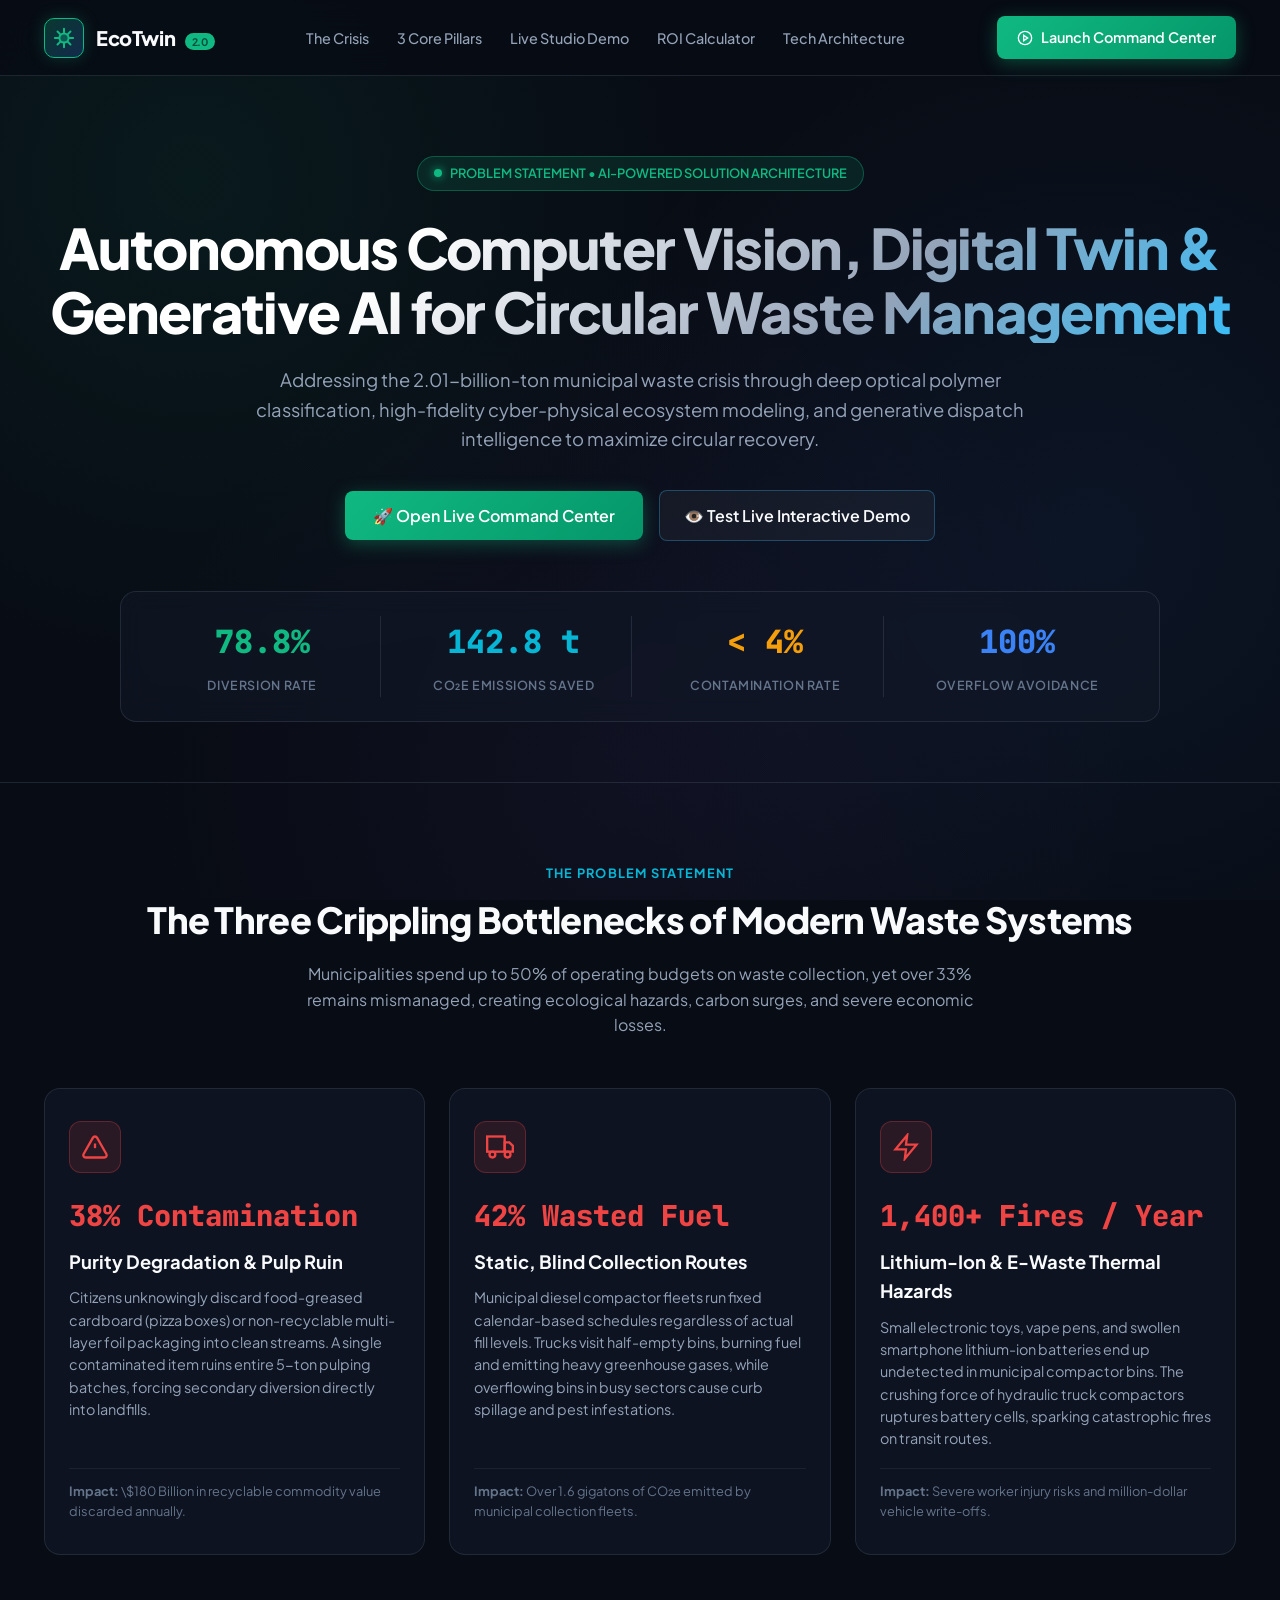
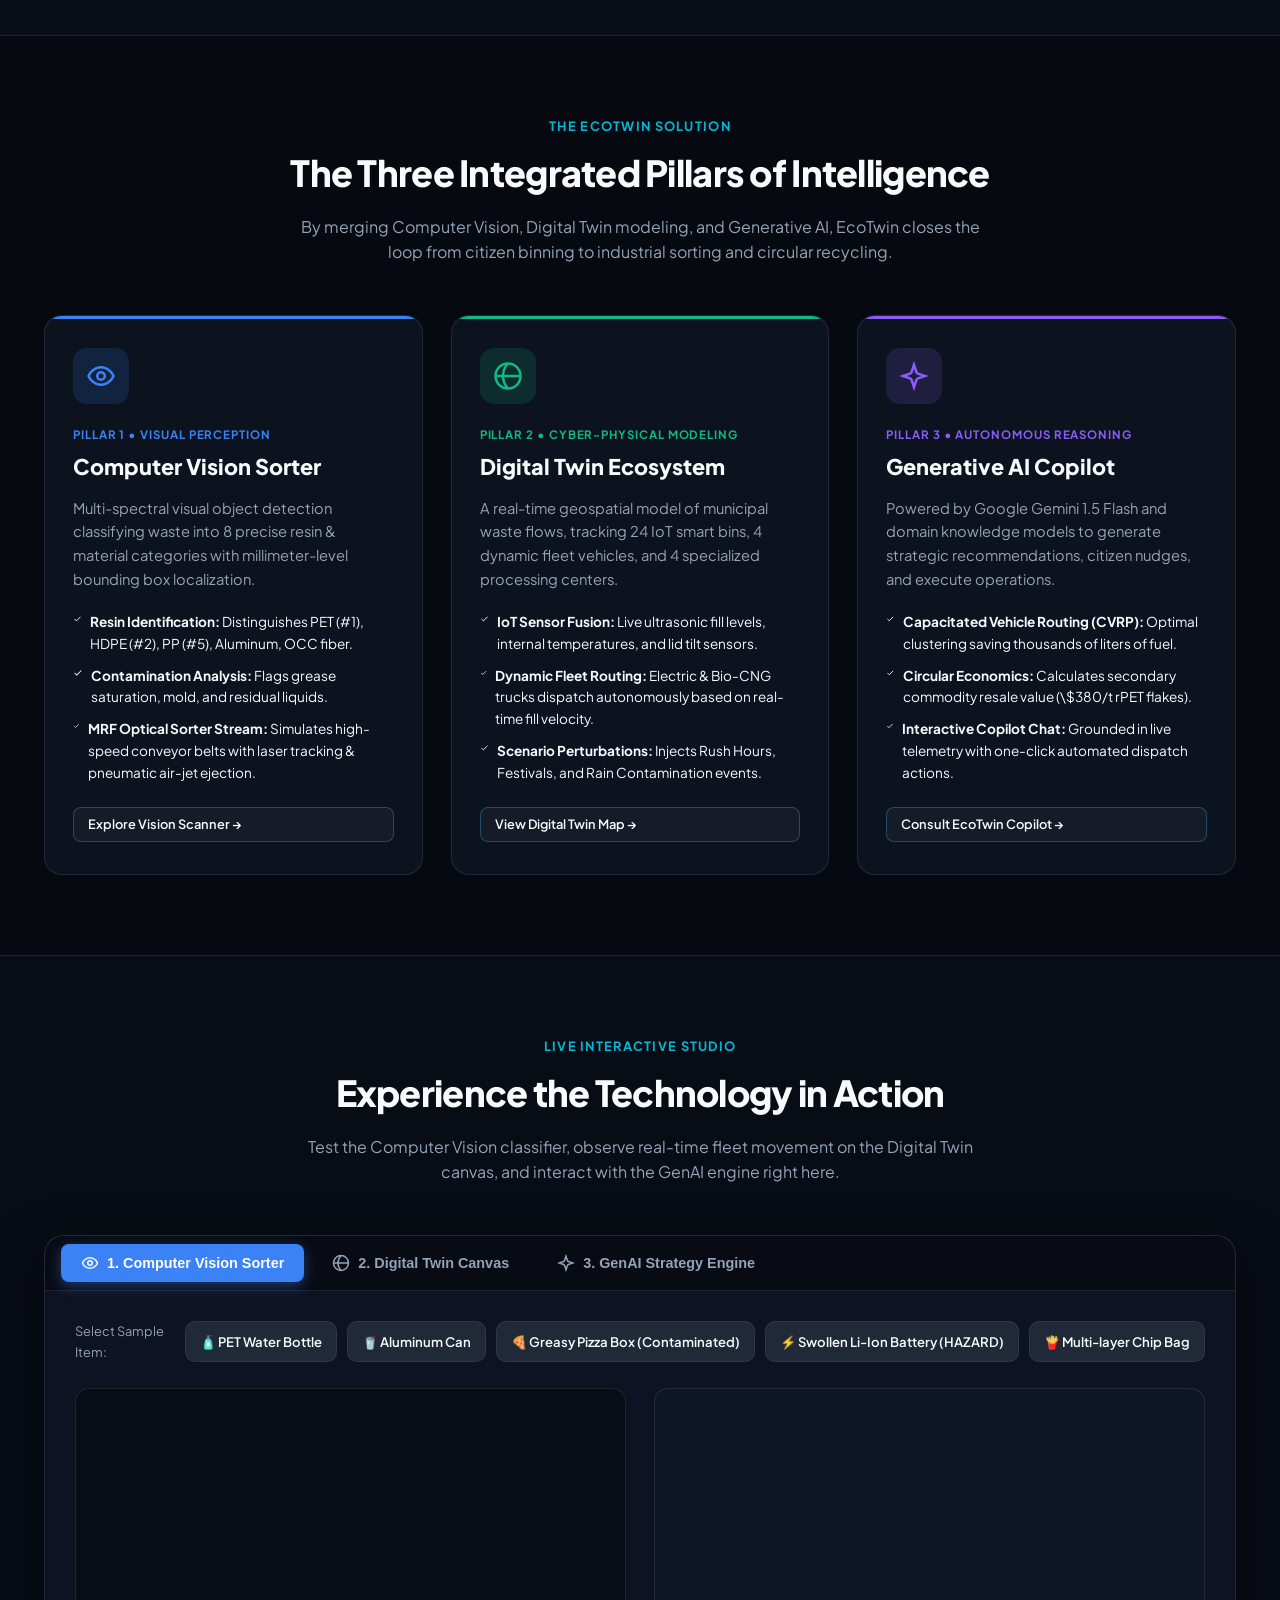
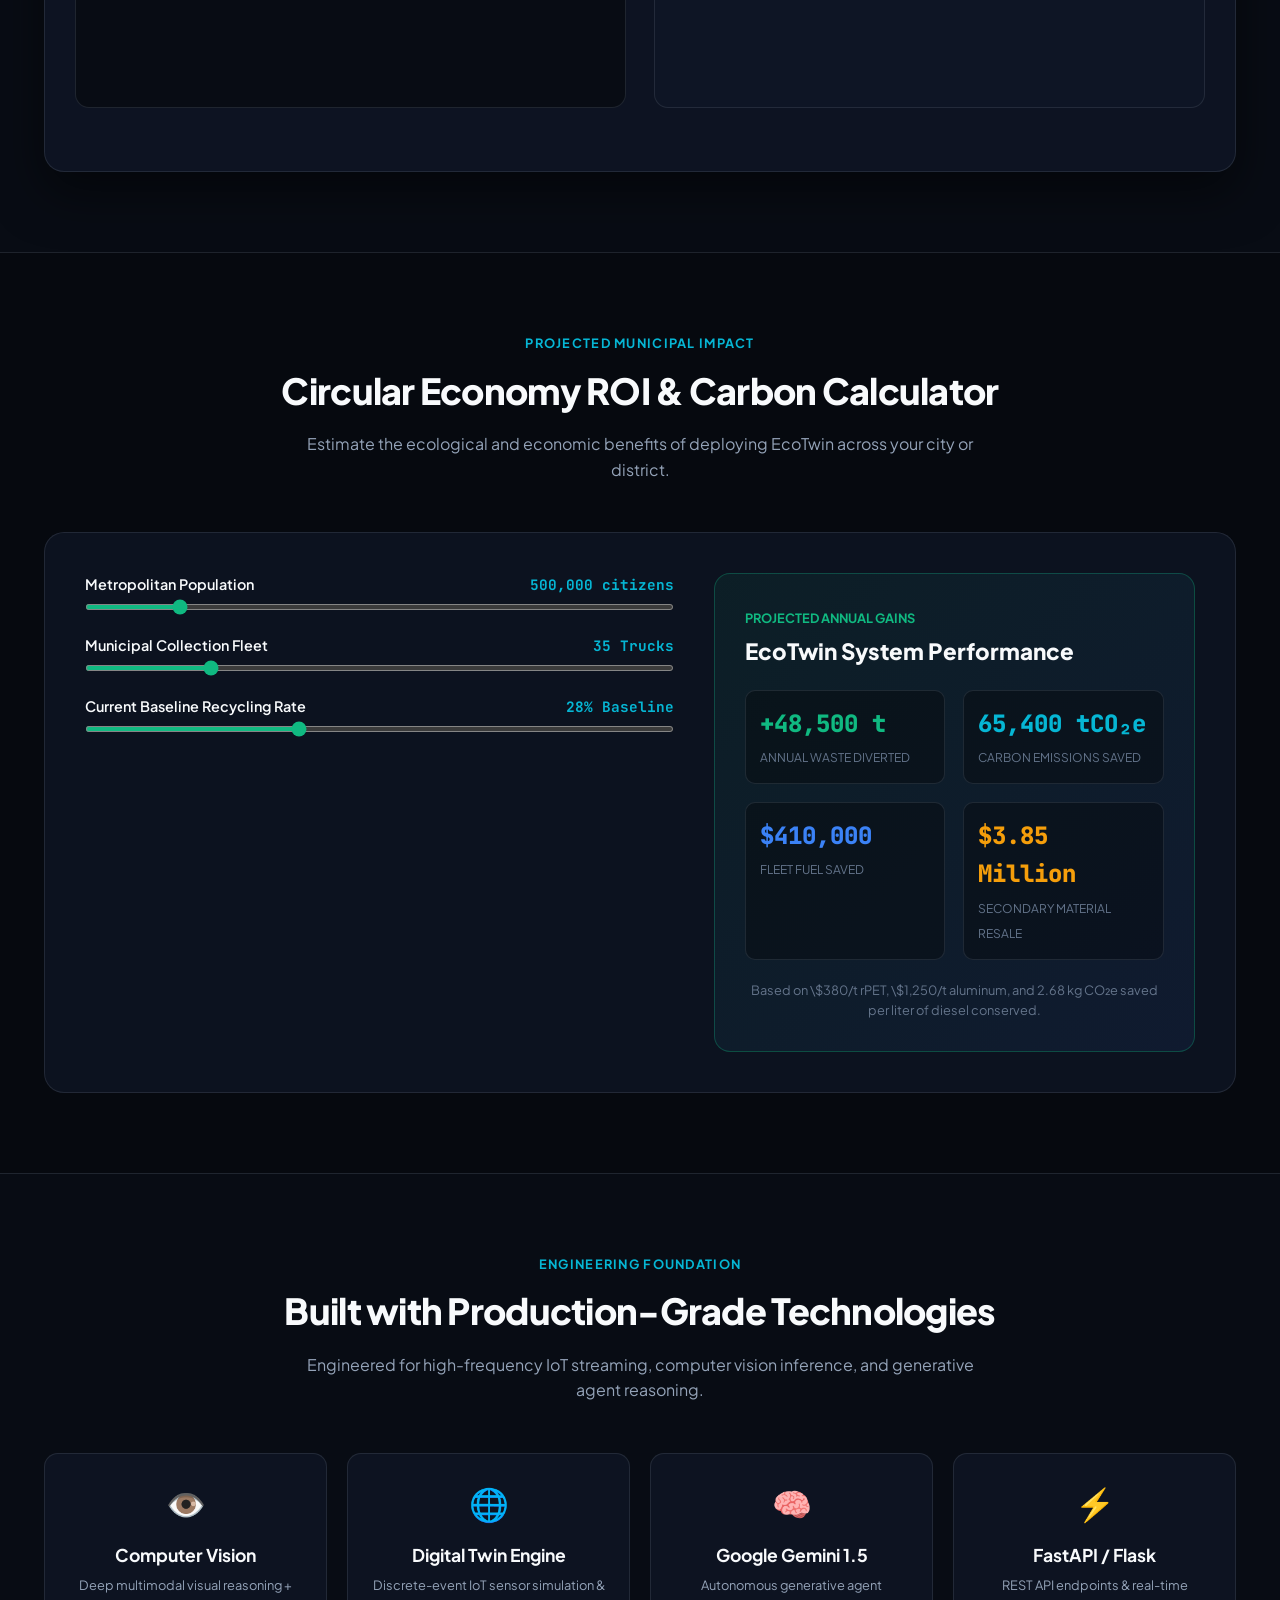
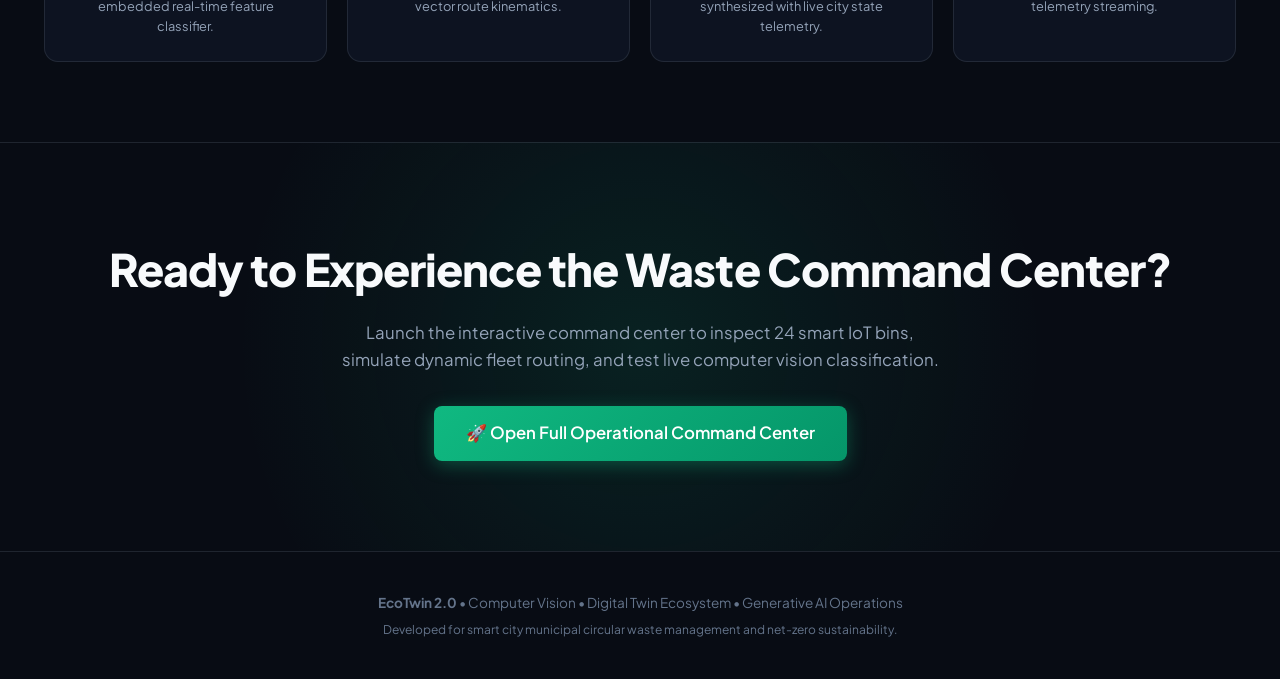
<file: website.html>
<!DOCTYPE html>
<html lang="en">
<head>
    <meta charset="UTF-8">
    <meta name="viewport" content="width=device-width, initial-scale=1.0">
    <title>EcoTwin | AI Vision, Digital Twin & Generative Intelligence for Circular Waste Management</title>
    <link rel="preconnect" href="https://fonts.googleapis.com">
    <link rel="preconnect" href="https://fonts.gstatic.com" crossorigin>
    <link href="https://fonts.googleapis.com/css2?family=Plus+Jakarta+Sans:wght@300;400;500;600;700;800&family=JetBrains+Mono:wght@400;500;600&display=swap" rel="stylesheet">
    <style>
        :root {
            --bg-dark: #080C14;
            --bg-card: rgba(17, 24, 39, 0.7);
            --bg-elevated: #1F2937;
            --border-dim: rgba(75, 85, 99, 0.35);
            --border-bright: rgba(56, 189, 248, 0.3);
            
            --emerald: #10B981;
            --emerald-glow: rgba(16, 185, 129, 0.25);
            --blue: #3B82F6;
            --cyan: #06B6D4;
            --amber: #F59E0B;
            --red: #EF4444;
            --purple: #8B5CF6;
            
            --text-main: #F8FAFC;
            --text-muted: #94A3B8;
            --text-dim: #64748B;
            
            --font-sans: 'Plus Jakarta Sans', -apple-system, sans-serif;
            --font-mono: 'JetBrains Mono', monospace;
        }

        * {
            box-sizing: border-box;
            margin: 0;
            padding: 0;
        }

        body {
            background-color: var(--bg-dark);
            color: var(--text-main);
            font-family: var(--font-sans);
            line-height: 1.6;
            overflow-x: hidden;
            background-image: 
                radial-gradient(circle at 15% 20%, rgba(16, 185, 129, 0.08) 0%, transparent 40%),
                radial-gradient(circle at 85% 60%, rgba(59, 130, 246, 0.08) 0%, transparent 45%),
                radial-gradient(circle at 50% 85%, rgba(139, 92, 246, 0.06) 0%, transparent 50%);
            background-attachment: fixed;
        }

        .container {
            max-width: 1240px;
            margin: 0 auto;
            padding: 0 24px;
        }

        .navbar {
            position: sticky;
            top: 0;
            z-index: 1000;
            background: rgba(8, 12, 20, 0.85);
            backdrop-filter: blur(16px);
            border-bottom: 1px solid var(--border-dim);
            padding: 16px 0;
        }

        .nav-inner {
            display: flex;
            align-items: center;
            justify-content: space-between;
        }

        .brand-logo {
            display: flex;
            align-items: center;
            gap: 12px;
            text-decoration: none;
            color: var(--text-main);
        }

        .logo-box {
            width: 40px;
            height: 40px;
            background: linear-gradient(135deg, rgba(16, 185, 129, 0.25), rgba(59, 130, 246, 0.25));
            border: 1px solid var(--emerald);
            border-radius: 10px;
            display: flex;
            align-items: center;
            justify-content: center;
            box-shadow: 0 0 15px var(--emerald-glow);
        }

        .brand-title {
            font-size: 1.25rem;
            font-weight: 800;
            letter-spacing: -0.02em;
        }

        .brand-tag {
            font-size: 0.65rem;
            font-weight: 700;
            background: var(--emerald);
            color: #064E3B;
            padding: 2px 7px;
            border-radius: 999px;
            margin-left: 6px;
        }

        .nav-links {
            display: flex;
            align-items: center;
            gap: 28px;
            list-style: none;
        }

        .nav-links a {
            color: var(--text-muted);
            text-decoration: none;
            font-size: 0.9rem;
            font-weight: 500;
            transition: color 0.2s;
        }

        .nav-links a:hover {
            color: var(--text-main);
        }

        .btn {
            display: inline-flex;
            align-items: center;
            gap: 8px;
            padding: 10px 20px;
            border-radius: 8px;
            font-weight: 600;
            font-size: 0.9rem;
            text-decoration: none;
            cursor: pointer;
            transition: all 0.25s ease;
            border: none;
        }

        .btn-primary {
            background: linear-gradient(135deg, var(--emerald), #059669);
            color: #FFFFFF;
            box-shadow: 0 4px 18px rgba(16, 185, 129, 0.35);
        }

        .btn-primary:hover {
            transform: translateY(-2px);
            box-shadow: 0 6px 24px rgba(16, 185, 129, 0.5);
        }

        .btn-outline {
            background: rgba(255, 255, 255, 0.04);
            border: 1px solid var(--border-bright);
            color: var(--text-main);
        }

        .btn-outline:hover {
            background: rgba(56, 189, 248, 0.1);
            border-color: var(--cyan);
            transform: translateY(-2px);
        }

        .btn-sm {
            padding: 6px 14px;
            font-size: 0.8rem;
        }

        .hero {
            padding: 80px 0 60px 0;
            text-align: center;
            position: relative;
        }

        .hero-badge {
            display: inline-flex;
            align-items: center;
            gap: 8px;
            background: rgba(16, 185, 129, 0.12);
            border: 1px solid rgba(16, 185, 129, 0.35);
            padding: 6px 16px;
            border-radius: 999px;
            font-size: 0.8rem;
            font-weight: 600;
            color: var(--emerald);
            margin-bottom: 24px;
        }

        .pulse-light {
            width: 8px;
            height: 8px;
            border-radius: 50%;
            background: var(--emerald);
            box-shadow: 0 0 10px var(--emerald);
            animation: pulseAnim 1.8s infinite;
        }

        @keyframes pulseAnim {
            0% { transform: scale(0.9); opacity: 0.7; }
            50% { transform: scale(1.4); opacity: 1; }
            100% { transform: scale(0.9); opacity: 0.7; }
        }

        .hero-title {
            font-size: 3.5rem;
            font-weight: 800;
            line-height: 1.15;
            letter-spacing: -0.03em;
            margin-bottom: 22px;
            background: linear-gradient(135deg, #FFFFFF 30%, #94A3B8 70%, #38BDF8 100%);
            -webkit-background-clip: text;
            -webkit-text-fill-color: transparent;
        }

        .hero-desc {
            max-width: 820px;
            margin: 0 auto 36px auto;
            font-size: 1.15rem;
            color: var(--text-muted);
            font-weight: 400;
        }

        .hero-cta-group {
            display: flex;
            align-items: center;
            justify-content: center;
            gap: 16px;
            margin-bottom: 50px;
        }

        .ticker-bar {
            display: grid;
            grid-template-columns: repeat(4, 1fr);
            gap: 16px;
            background: rgba(17, 24, 39, 0.6);
            border: 1px solid var(--border-dim);
            border-radius: 16px;
            padding: 24px;
            backdrop-filter: blur(12px);
            max-width: 1040px;
            margin: 0 auto;
        }

        .ticker-card {
            text-align: center;
            border-right: 1px solid var(--border-dim);
        }

        .ticker-card:last-child {
            border-right: none;
        }

        .ticker-num {
            font-size: 2rem;
            font-weight: 800;
            font-family: var(--font-mono);
            display: block;
            margin-bottom: 4px;
        }

        .ticker-label {
            font-size: 0.78rem;
            text-transform: uppercase;
            letter-spacing: 0.05em;
            color: var(--text-dim);
            font-weight: 600;
        }

        .section-header {
            text-align: center;
            margin-bottom: 50px;
        }

        .section-tag {
            font-size: 0.8rem;
            text-transform: uppercase;
            letter-spacing: 0.1em;
            color: var(--cyan);
            font-weight: 700;
            display: block;
            margin-bottom: 8px;
        }

        .section-title {
            font-size: 2.25rem;
            font-weight: 800;
            letter-spacing: -0.02em;
            color: var(--text-main);
            margin-bottom: 12px;
        }

        .section-desc {
            max-width: 680px;
            margin: 0 auto;
            color: var(--text-muted);
            font-size: 1rem;
        }

        .problem-section {
            padding: 80px 0;
            border-top: 1px solid var(--border-dim);
        }

        .problem-grid {
            display: grid;
            grid-template-columns: repeat(3, 1fr);
            gap: 24px;
        }

        .problem-card {
            background: var(--bg-card);
            border: 1px solid var(--border-dim);
            border-radius: 16px;
            padding: 32px 24px;
            position: relative;
            transition: all 0.3s ease;
            backdrop-filter: blur(12px);
            display: flex;
            flex-direction: column;
        }

        .problem-card:hover {
            transform: translateY(-4px);
            border-color: rgba(239, 68, 68, 0.4);
            box-shadow: 0 10px 30px rgba(239, 68, 68, 0.12);
        }

        .problem-icon-wrap {
            width: 52px;
            height: 52px;
            background: rgba(239, 68, 68, 0.12);
            border: 1px solid rgba(239, 68, 68, 0.3);
            border-radius: 12px;
            display: flex;
            align-items: center;
            justify-content: center;
            color: var(--red);
            margin-bottom: 20px;
        }

        .problem-stat {
            font-size: 1.8rem;
            font-weight: 800;
            font-family: var(--font-mono);
            color: var(--red);
            margin-bottom: 8px;
        }

        .problem-title {
            font-size: 1.15rem;
            font-weight: 700;
            margin-bottom: 10px;
            color: var(--text-main);
        }

        .problem-desc {
            font-size: 0.9rem;
            color: var(--text-muted);
            line-height: 1.55;
            margin-bottom: 18px;
            flex: 1;
        }

        .problem-bullet {
            font-size: 0.8rem;
            color: var(--text-dim);
            border-top: 1px solid rgba(255, 255, 255, 0.06);
            padding-top: 12px;
        }

        .pillars-section {
            padding: 80px 0;
            background: rgba(0, 0, 0, 0.2);
            border-top: 1px solid var(--border-dim);
        }

        .pillars-grid {
            display: grid;
            grid-template-columns: repeat(3, 1fr);
            gap: 28px;
        }

        .pillar-card {
            background: var(--bg-card);
            border: 1px solid var(--border-dim);
            border-radius: 18px;
            padding: 32px 28px;
            display: flex;
            flex-direction: column;
            transition: all 0.3s ease;
            position: relative;
            overflow: hidden;
        }

        .pillar-card::before {
            content: '';
            position: absolute;
            top: 0;
            left: 0;
            right: 0;
            height: 3px;
            background: var(--card-accent, var(--emerald));
        }

        .pillar-card:hover {
            transform: translateY(-5px);
            border-color: var(--card-accent, var(--emerald));
            box-shadow: 0 12px 35px rgba(0, 0, 0, 0.4);
        }

        .pillar-icon-wrap {
            width: 56px;
            height: 56px;
            border-radius: 14px;
            display: flex;
            align-items: center;
            justify-content: center;
            margin-bottom: 22px;
        }

        .pillar-badge {
            font-size: 0.72rem;
            font-weight: 700;
            text-transform: uppercase;
            letter-spacing: 0.08em;
            margin-bottom: 6px;
            color: var(--card-accent, var(--emerald));
        }

        .pillar-title {
            font-size: 1.35rem;
            font-weight: 800;
            margin-bottom: 12px;
        }

        .pillar-desc {
            font-size: 0.92rem;
            color: var(--text-muted);
            margin-bottom: 20px;
            line-height: 1.6;
        }

        .pillar-features {
            list-style: none;
            display: flex;
            flex-direction: column;
            gap: 10px;
            margin-bottom: 24px;
            flex: 1;
        }

        .pillar-features li {
            font-size: 0.85rem;
            color: var(--text-main);
            display: flex;
            align-items: flex-start;
            gap: 8px;
        }

        .studio-section {
            padding: 80px 0;
            border-top: 1px solid var(--border-dim);
        }

        .studio-wrapper {
            background: #0D1322;
            border: 1px solid var(--border-dim);
            border-radius: 20px;
            overflow: hidden;
            box-shadow: 0 20px 50px rgba(0, 0, 0, 0.5);
        }

        .studio-tabs {
            display: flex;
            background: rgba(0, 0, 0, 0.4);
            border-bottom: 1px solid var(--border-dim);
            padding: 8px 16px;
            gap: 8px;
        }

        .studio-tab-btn {
            background: transparent;
            border: none;
            color: var(--text-muted);
            padding: 10px 20px;
            font-size: 0.9rem;
            font-weight: 600;
            border-radius: 8px;
            cursor: pointer;
            display: flex;
            align-items: center;
            gap: 8px;
            transition: all 0.2s;
        }

        .studio-tab-btn.active {
            background: var(--blue);
            color: #FFFFFF;
            box-shadow: 0 4px 14px rgba(59, 130, 246, 0.4);
        }

        .studio-body {
            padding: 30px;
            min-height: 480px;
        }

        .studio-panel {
            display: none;
        }

        .studio-panel.active {
            display: block;
        }

        .demo-cv-layout {
            display: grid;
            grid-template-columns: 1fr 1fr;
            gap: 28px;
        }

        .demo-sample-tray {
            display: flex;
            gap: 10px;
            overflow-x: auto;
            margin-bottom: 18px;
            padding-bottom: 8px;
        }

        .demo-chip {
            flex-shrink: 0;
            background: var(--bg-elevated);
            border: 1px solid var(--border-dim);
            border-radius: 10px;
            padding: 8px 14px;
            text-align: center;
            cursor: pointer;
            transition: all 0.2s;
            display: flex;
            align-items: center;
            gap: 8px;
            font-size: 0.82rem;
            font-weight: 600;
        }

        .demo-chip:hover, .demo-chip.active {
            border-color: var(--emerald);
            background: rgba(16, 185, 129, 0.15);
            color: #FFFFFF;
        }

        .demo-viewport {
            background: #080C14;
            border: 1px solid var(--border-dim);
            border-radius: 14px;
            height: 320px;
            display: flex;
            align-items: center;
            justify-content: center;
            position: relative;
            overflow: hidden;
        }

        .demo-results-card {
            background: var(--bg-card);
            border: 1px solid var(--border-dim);
            border-radius: 14px;
            padding: 24px;
            display: flex;
            flex-direction: column;
            gap: 14px;
        }

        .demo-twin-layout {
            display: grid;
            grid-template-columns: 1fr 320px;
            gap: 24px;
        }

        .demo-canvas-wrap {
            background: #080C14;
            border: 1px solid var(--border-dim);
            border-radius: 14px;
            height: 420px;
            overflow: hidden;
            position: relative;
        }

        #demoTwinCanvas {
            width: 100%;
            height: 100%;
            display: block;
        }

        .calc-section {
            padding: 80px 0;
            background: rgba(0, 0, 0, 0.25);
            border-top: 1px solid var(--border-dim);
        }

        .calc-box {
            background: var(--bg-card);
            border: 1px solid var(--border-dim);
            border-radius: 20px;
            padding: 40px;
            display: grid;
            grid-template-columns: 1.1fr 0.9fr;
            gap: 40px;
            backdrop-filter: blur(14px);
        }

        .slider-group {
            display: flex;
            flex-direction: column;
            gap: 24px;
        }

        .slider-item {
            display: flex;
            flex-direction: column;
            gap: 8px;
        }

        .slider-label-row {
            display: flex;
            justify-content: space-between;
            font-size: 0.9rem;
            font-weight: 600;
        }

        .slider-val-badge {
            font-family: var(--font-mono);
            color: var(--cyan);
            font-weight: 700;
        }

        input[type="range"] {
            width: 100%;
            height: 6px;
            border-radius: 999px;
            background: #1F2937;
            accent-color: var(--emerald);
            outline: none;
            cursor: pointer;
        }

        .calc-output-card {
            background: linear-gradient(135deg, rgba(16, 185, 129, 0.08), rgba(59, 130, 246, 0.08));
            border: 1px solid rgba(16, 185, 129, 0.3);
            border-radius: 16px;
            padding: 30px;
            display: flex;
            flex-direction: column;
            justify-content: space-between;
        }

        .calc-stat-row {
            display: grid;
            grid-template-columns: 1fr 1fr;
            gap: 18px;
            margin-bottom: 20px;
        }

        .calc-stat-block {
            background: rgba(0, 0, 0, 0.3);
            border-radius: 10px;
            padding: 14px;
            border: 1px solid var(--border-dim);
        }

        .calc-stat-val {
            font-size: 1.5rem;
            font-weight: 800;
            font-family: var(--font-mono);
            display: block;
        }

        .calc-stat-lbl {
            font-size: 0.75rem;
            color: var(--text-dim);
            text-transform: uppercase;
        }

        .tech-section {
            padding: 80px 0;
            border-top: 1px solid var(--border-dim);
        }

        .tech-grid {
            display: grid;
            grid-template-columns: repeat(4, 1fr);
            gap: 20px;
        }

        .tech-card {
            background: var(--bg-card);
            border: 1px solid var(--border-dim);
            border-radius: 14px;
            padding: 24px;
            text-align: center;
        }

        .tech-icon {
            font-size: 2rem;
            margin-bottom: 12px;
            display: inline-block;
        }

        .tech-name {
            font-size: 1.1rem;
            font-weight: 700;
            margin-bottom: 6px;
        }

        .tech-role {
            font-size: 0.8rem;
            color: var(--text-muted);
        }

        .cta-banner {
            padding: 90px 0;
            text-align: center;
            border-top: 1px solid var(--border-dim);
            background: radial-gradient(circle at 50% 50%, rgba(16, 185, 129, 0.12) 0%, transparent 60%);
        }

        .cta-title {
            font-size: 2.8rem;
            font-weight: 800;
            letter-spacing: -0.02em;
            margin-bottom: 16px;
        }

        .cta-desc {
            max-width: 600px;
            margin: 0 auto 32px auto;
            color: var(--text-muted);
            font-size: 1.05rem;
        }

        .footer {
            padding: 40px 0;
            border-top: 1px solid var(--border-dim);
            text-align: center;
            font-size: 0.85rem;
            color: var(--text-dim);
        }

        @media (max-width: 960px) {
            .hero-title { font-size: 2.4rem; }
            .problem-grid, .pillars-grid, .ticker-bar, .tech-grid, .calc-box, .demo-cv-layout, .demo-twin-layout {
                grid-template-columns: 1fr;
            }
            .ticker-card { border-right: none; border-bottom: 1px solid var(--border-dim); padding-bottom: 14px; }
            .nav-links { display: none; }
        }
    </style>
</head>
<body>

    <!-- Navigation Header -->
    <header class="navbar">
        <div class="container nav-inner">
            <a href="#" class="brand-logo">
                <div class="logo-box">
                    <svg viewBox="0 0 24 24" width="22" height="22" fill="none" stroke="#10B981" stroke-width="2.2" stroke-linecap="round" stroke-linejoin="round">
                        <path d="M12 2v4M12 18v4M4.93 4.93l2.83 2.83M16.24 16.24l2.83 2.83M2 12h4M18 12h4M4.93 19.07l2.83-2.83M16.24 7.76l2.83-2.83"/>
                        <circle cx="12" cy="12" r="5" fill="#10B981" fill-opacity="0.3"/>
                    </svg>
                </div>
                <div>
                    <span class="brand-title">EcoTwin <span class="brand-tag">2.0</span></span>
                </div>
            </a>

            <ul class="nav-links">
                <li><a href="#problem">The Crisis</a></li>
                <li><a href="#pillars">3 Core Pillars</a></li>
                <li><a href="#demo">Live Studio Demo</a></li>
                <li><a href="#calculator">ROI Calculator</a></li>
                <li><a href="#tech">Tech Architecture</a></li>
            </ul>

            <div style="display: flex; gap: 12px; align-items: center;">
                <a href="http://127.0.0.1:5000/dashboard" target="_blank" class="btn btn-primary">
                    <svg viewBox="0 0 24 24" width="16" height="16" fill="none" stroke="currentColor" stroke-width="2"><circle cx="12" cy="12" r="10"/><polygon points="10 8 16 12 10 16 10 8"/></svg>
                    Launch Command Center
                </a>
            </div>
        </div>
    </header>

    <!-- Hero Section -->
    <section class="hero">
        <div class="container">
            <div class="hero-badge">
                <span class="pulse-light"></span> PROBLEM STATEMENT &bull; AI-POWERED SOLUTION ARCHITECTURE
            </div>

            <h1 class="hero-title">
                Autonomous Computer Vision, Digital Twin &amp;<br>
                Generative AI for Circular Waste Management
            </h1>

            <p class="hero-desc">
                Addressing the 2.01-billion-ton municipal waste crisis through deep optical polymer classification, 
                high-fidelity cyber-physical ecosystem modeling, and generative dispatch intelligence to maximize circular recovery.
            </p>

            <div class="hero-cta-group">
                <a href="http://127.0.0.1:5000/dashboard" target="_blank" class="btn btn-primary" style="padding: 12px 28px; font-size: 1rem;">
                    🚀 Open Live Command Center
                </a>
                <a href="#demo" class="btn btn-outline" style="padding: 12px 24px; font-size: 1rem;">
                    👁️ Test Live Interactive Demo
                </a>
            </div>

            <!-- Ticker Stats -->
            <div class="ticker-bar">
                <div class="ticker-card">
                    <span class="ticker-num" style="color: var(--emerald);">78.8%</span>
                    <span class="ticker-label">Diversion Rate</span>
                </div>
                <div class="ticker-card">
                    <span class="ticker-num" style="color: var(--cyan);">142.8 t</span>
                    <span class="ticker-label">CO₂e Emissions Saved</span>
                </div>
                <div class="ticker-card">
                    <span class="ticker-num" style="color: var(--amber);">&lt; 4%</span>
                    <span class="ticker-label">Contamination Rate</span>
                </div>
                <div class="ticker-card">
                    <span class="ticker-num" style="color: var(--blue);">100%</span>
                    <span class="ticker-label">Overflow Avoidance</span>
                </div>
            </div>
        </div>
    </section>

    <!-- Problem Statement Section -->
    <section id="problem" class="problem-section">
        <div class="container">
            <div class="section-header">
                <span class="section-tag">THE PROBLEM STATEMENT</span>
                <h2 class="section-title">The Three Crippling Bottlenecks of Modern Waste Systems</h2>
                <p class="section-desc">
                    Municipalities spend up to 50% of operating budgets on waste collection, yet over 33% remains mismanaged, 
                    creating ecological hazards, carbon surges, and severe economic losses.
                </p>
            </div>

            <div class="problem-grid">
                <!-- Bottleneck 1 -->
                <div class="problem-card">
                    <div class="problem-icon-wrap">
                        <svg viewBox="0 0 24 24" width="28" height="28" fill="none" stroke="currentColor" stroke-width="2"><path d="m21.73 18-8-14a2 2 0 0 0-3.48 0l-8 14A2 2 0 0 0 4 21h16a2 2 0 0 0 1.73-3Z"/><line x1="12" y1="9" x2="12" y2="13"/><line x1="12" y1="17" x2="12.01" y2="17"/></svg>
                    </div>
                    <div class="problem-stat">38% Contamination</div>
                    <h3 class="problem-title">Purity Degradation &amp; Pulp Ruin</h3>
                    <p class="problem-desc">
                        Citizens unknowingly discard food-greased cardboard (pizza boxes) or non-recyclable multi-layer foil packaging into clean streams. 
                        A single contaminated item ruins entire 5-ton pulping batches, forcing secondary diversion directly into landfills.
                    </p>
                    <div class="problem-bullet">
                        <strong>Impact:</strong> \$180 Billion in recyclable commodity value discarded annually.
                    </div>
                </div>

                <!-- Bottleneck 2 -->
                <div class="problem-card">
                    <div class="problem-icon-wrap">
                        <svg viewBox="0 0 24 24" width="28" height="28" fill="none" stroke="currentColor" stroke-width="2"><rect x="1" y="3" width="15" height="13"/><polygon points="16 8 20 8 23 11 23 16 16 16 16 8"/><circle cx="5.5" cy="18.5" r="2.5"/><circle cx="18.5" cy="18.5" r="2.5"/></svg>
                    </div>
                    <div class="problem-stat">42% Wasted Fuel</div>
                    <h3 class="problem-title">Static, Blind Collection Routes</h3>
                    <p class="problem-desc">
                        Municipal diesel compactor fleets run fixed calendar-based schedules regardless of actual fill levels. Trucks visit half-empty bins, burning fuel and emitting heavy greenhouse gases, while overflowing bins in busy sectors cause curb spillage and pest infestations.
                    </p>
                    <div class="problem-bullet">
                        <strong>Impact:</strong> Over 1.6 gigatons of CO₂e emitted by municipal collection fleets.
                    </div>
                </div>

                <!-- Bottleneck 3 -->
                <div class="problem-card">
                    <div class="problem-icon-wrap">
                        <svg viewBox="0 0 24 24" width="28" height="28" fill="none" stroke="currentColor" stroke-width="2"><polygon points="13 2 3 14 12 14 11 22 21 10 12 10 13 2"/></svg>
                    </div>
                    <div class="problem-stat">1,400+ Fires / Year</div>
                    <h3 class="problem-title">Lithium-Ion &amp; E-Waste Thermal Hazards</h3>
                    <p class="problem-desc">
                        Small electronic toys, vape pens, and swollen smartphone lithium-ion batteries end up undetected in municipal compactor bins. 
                        The crushing force of hydraulic truck compactors ruptures battery cells, sparking catastrophic fires on transit routes.
                    </p>
                    <div class="problem-bullet">
                        <strong>Impact:</strong> Severe worker injury risks and million-dollar vehicle write-offs.
                    </div>
                </div>
            </div>
        </div>
    </section>

    <!-- 3 Core Pillars Section -->
    <section id="pillars" class="pillars-section">
        <div class="container">
            <div class="section-header">
                <span class="section-tag">THE ECOTWIN SOLUTION</span>
                <h2 class="section-title">The Three Integrated Pillars of Intelligence</h2>
                <p class="section-desc">
                    By merging Computer Vision, Digital Twin modeling, and Generative AI, EcoTwin closes the loop from citizen binning to industrial sorting and circular recycling.
                </p>
            </div>

            <div class="pillars-grid">
                <!-- Pillar 1 -->
                <div class="pillar-card" style="--card-accent: #3B82F6;">
                    <div class="pillar-icon-wrap" style="background: rgba(59, 130, 246, 0.15); color: #3B82F6;">
                        <svg viewBox="0 0 24 24" width="30" height="30" fill="none" stroke="currentColor" stroke-width="2"><path d="M2 12s3-7 10-7 10 7 10 7-3 7-10 7-10-7-10-7Z"/><circle cx="12" cy="12" r="3"/></svg>
                    </div>
                    <span class="pillar-badge">Pillar 1 &bull; Visual Perception</span>
                    <h3 class="pillar-title">Computer Vision Sorter</h3>
                    <p class="pillar-desc">
                        Multi-spectral visual object detection classifying waste into 8 precise resin & material categories with millimeter-level bounding box localization.
                    </p>
                    <ul class="pillar-features">
                        <li>
                            <svg viewBox="0 0 24 24" width="16" height="16" fill="none" stroke="currentColor" stroke-width="2.5"><polyline points="20 6 9 17 4 12"/></svg>
                            <span><strong>Resin Identification:</strong> Distinguishes PET (#1), HDPE (#2), PP (#5), Aluminum, OCC fiber.</span>
                        </li>
                        <li>
                            <svg viewBox="0 0 24 24" width="16" height="16" fill="none" stroke="currentColor" stroke-width="2.5"><polyline points="20 6 9 17 4 12"/></svg>
                            <span><strong>Contamination Analysis:</strong> Flags grease saturation, mold, and residual liquids.</span>
                        </li>
                        <li>
                            <svg viewBox="0 0 24 24" width="16" height="16" fill="none" stroke="currentColor" stroke-width="2.5"><polyline points="20 6 9 17 4 12"/></svg>
                            <span><strong>MRF Optical Sorter Stream:</strong> Simulates high-speed conveyor belts with laser tracking & pneumatic air-jet ejection.</span>
                        </li>
                    </ul>
                    <a href="http://127.0.0.1:5000/dashboard" target="_blank" class="btn btn-outline btn-sm">Explore Vision Scanner &rarr;</a>
                </div>

                <!-- Pillar 2 -->
                <div class="pillar-card" style="--card-accent: #10B981;">
                    <div class="pillar-icon-wrap" style="background: rgba(16, 185, 129, 0.15); color: #10B981;">
                        <svg viewBox="0 0 24 24" width="30" height="30" fill="none" stroke="currentColor" stroke-width="2"><circle cx="12" cy="12" r="10"/><path d="M12 2a14.5 14.5 0 0 0 0 20M2 12h20"/></svg>
                    </div>
                    <span class="pillar-badge">Pillar 2 &bull; Cyber-Physical Modeling</span>
                    <h3 class="pillar-title">Digital Twin Ecosystem</h3>
                    <p class="pillar-desc">
                        A real-time geospatial model of municipal waste flows, tracking 24 IoT smart bins, 4 dynamic fleet vehicles, and 4 specialized processing centers.
                    </p>
                    <ul class="pillar-features">
                        <li>
                            <svg viewBox="0 0 24 24" width="16" height="16" fill="none" stroke="currentColor" stroke-width="2.5"><polyline points="20 6 9 17 4 12"/></svg>
                            <span><strong>IoT Sensor Fusion:</strong> Live ultrasonic fill levels, internal temperatures, and lid tilt sensors.</span>
                        </li>
                        <li>
                            <svg viewBox="0 0 24 24" width="16" height="16" fill="none" stroke="currentColor" stroke-width="2.5"><polyline points="20 6 9 17 4 12"/></svg>
                            <span><strong>Dynamic Fleet Routing:</strong> Electric & Bio-CNG trucks dispatch autonomously based on real-time fill velocity.</span>
                        </li>
                        <li>
                            <svg viewBox="0 0 24 24" width="16" height="16" fill="none" stroke="currentColor" stroke-width="2.5"><polyline points="20 6 9 17 4 12"/></svg>
                            <span><strong>Scenario Perturbations:</strong> Injects Rush Hours, Festivals, and Rain Contamination events.</span>
                        </li>
                    </ul>
                    <a href="http://127.0.0.1:5000/dashboard" target="_blank" class="btn btn-outline btn-sm">View Digital Twin Map &rarr;</a>
                </div>

                <!-- Pillar 3 -->
                <div class="pillar-card" style="--card-accent: #8B5CF6;">
                    <div class="pillar-icon-wrap" style="background: rgba(139, 92, 246, 0.15); color: #8B5CF6;">
                        <svg viewBox="0 0 24 24" width="30" height="30" fill="none" stroke="currentColor" stroke-width="2"><path d="m12 3-1.9 5.8a2 2 0 0 1-1.3 1.3L3 12l5.8 1.9a2 2 0 0 1 1.3 1.3L12 21l1.9-5.8a2 2 0 0 1 1.3-1.3L21 12l-5.8-1.9a2 2 0 0 1-1.3-1.3L12 3z"/></svg>
                    </div>
                    <span class="pillar-badge">Pillar 3 &bull; Autonomous Reasoning</span>
                    <h3 class="pillar-title">Generative AI Copilot</h3>
                    <p class="pillar-desc">
                        Powered by Google Gemini 1.5 Flash and domain knowledge models to generate strategic recommendations, citizen nudges, and execute operations.
                    </p>
                    <ul class="pillar-features">
                        <li>
                            <svg viewBox="0 0 24 24" width="16" height="16" fill="none" stroke="currentColor" stroke-width="2.5"><polyline points="20 6 9 17 4 12"/></svg>
                            <span><strong>Capacitated Vehicle Routing (CVRP):</strong> Optimal clustering saving thousands of liters of fuel.</span>
                        </li>
                        <li>
                            <svg viewBox="0 0 24 24" width="16" height="16" fill="none" stroke="currentColor" stroke-width="2.5"><polyline points="20 6 9 17 4 12"/></svg>
                            <span><strong>Circular Economics:</strong> Calculates secondary commodity resale value (\$380/t rPET flakes).</span>
                        </li>
                        <li>
                            <svg viewBox="0 0 24 24" width="16" height="16" fill="none" stroke="currentColor" stroke-width="2.5"><polyline points="20 6 9 17 4 12"/></svg>
                            <span><strong>Interactive Copilot Chat:</strong> Grounded in live telemetry with one-click automated dispatch actions.</span>
                        </li>
                    </ul>
                    <a href="http://127.0.0.1:5000/dashboard" target="_blank" class="btn btn-outline btn-sm">Consult EcoTwin Copilot &rarr;</a>
                </div>
            </div>
        </div>
    </section>

    <!-- Interactive Live Studio Showcase -->
    <section id="demo" class="studio-section">
        <div class="container">
            <div class="section-header">
                <span class="section-tag">LIVE INTERACTIVE STUDIO</span>
                <h2 class="section-title">Experience the Technology in Action</h2>
                <p class="section-desc">
                    Test the Computer Vision classifier, observe real-time fleet movement on the Digital Twin canvas, 
                    and interact with the GenAI engine right here.
                </p>
            </div>

            <div class="studio-wrapper">
                <div class="studio-tabs">
                    <button class="studio-tab-btn active" onclick="switchStudioTab('cv-tab')">
                        <svg viewBox="0 0 24 24" width="18" height="18" fill="none" stroke="currentColor" stroke-width="2"><path d="M2 12s3-7 10-7 10 7 10 7-3 7-10 7-10-7-10-7Z"/><circle cx="12" cy="12" r="3"/></svg>
                        1. Computer Vision Sorter
                    </button>
                    <button class="studio-tab-btn" onclick="switchStudioTab('twin-tab')">
                        <svg viewBox="0 0 24 24" width="18" height="18" fill="none" stroke="currentColor" stroke-width="2"><circle cx="12" cy="12" r="10"/><path d="M12 2a14.5 14.5 0 0 0 0 20M2 12h20"/></svg>
                        2. Digital Twin Canvas
                    </button>
                    <button class="studio-tab-btn" onclick="switchStudioTab('copilot-tab')">
                        <svg viewBox="0 0 24 24" width="18" height="18" fill="none" stroke="currentColor" stroke-width="2"><path d="m12 3-1.9 5.8a2 2 0 0 1-1.3 1.3L3 12l5.8 1.9a2 2 0 0 1 1.3 1.3L12 21l1.9-5.8a2 2 0 0 1 1.3-1.3L21 12l-5.8-1.9a2 2 0 0 1-1.3-1.3L12 3z"/></svg>
                        3. GenAI Strategy Engine
                    </button>
                </div>

                <div class="studio-body">
                    <!-- Tab 1: CV Demo -->
                    <div id="cv-tab" class="studio-panel active">
                        <div class="demo-sample-tray">
                            <span style="font-size: 0.8rem; color: var(--text-muted); align-self: center;">Select Sample Item:</span>
                            <div class="demo-chip active" onclick="loadDemoSample('pet')">🧴 PET Water Bottle</div>
                            <div class="demo-chip" onclick="loadDemoSample('alu')">🥤 Aluminum Can</div>
                            <div class="demo-chip" onclick="loadDemoSample('pizza')">🍕 Greasy Pizza Box (Contaminated)</div>
                            <div class="demo-chip" onclick="loadDemoSample('battery')">⚡ Swollen Li-Ion Battery (HAZARD)</div>
                            <div class="demo-chip" onclick="loadDemoSample('chips')">🍟 Multi-layer Chip Bag</div>
                        </div>

                        <div class="demo-cv-layout">
                            <div class="demo-viewport" id="demo-cv-viewport">
                                <!-- Rendered dynamically -->
                            </div>

                            <div class="demo-results-card" id="demo-cv-results">
                                <!-- Populated dynamically -->
                            </div>
                        </div>
                    </div>

                    <!-- Tab 2: Digital Twin Demo -->
                    <div id="twin-tab" class="studio-panel">
                        <div class="demo-twin-layout">
                            <div class="demo-canvas-wrap">
                                <canvas id="demoTwinCanvas" width="700" height="420"></canvas>
                            </div>
                            <div class="demo-results-card">
                                <h3 style="font-size: 1.1rem; font-weight: 700; color: var(--text-main);">Live Ecosystem Telemetry</h3>
                                <p style="font-size: 0.82rem; color: var(--text-muted);">Real-time monitoring of 24 smart IoT bins across 5 sectors and 4 autonomous collection trucks.</p>
                                
                                <div style="display: flex; flex-direction: column; gap: 8px; margin-top: 10px;">
                                    <div style="display: flex; justify-content: space-between; font-size: 0.85rem;">
                                        <span class="text-muted">Diversion Rate:</span>
                                        <strong style="color: var(--emerald);">78.8%</strong>
                                    </div>
                                    <div style="display: flex; justify-content: space-between; font-size: 0.85rem;">
                                        <span class="text-muted">Active Fleet:</span>
                                        <strong style="color: var(--blue);">2 / 4 Trucks En Route</strong>
                                    </div>
                                    <div style="display: flex; justify-content: space-between; font-size: 0.85rem;">
                                        <span class="text-muted">Critical Overflows:</span>
                                        <strong style="color: var(--amber);">2 Bins (&gt;85%)</strong>
                                    </div>
                                </div>

                                <div style="margin-top: 16px;">
                                    <button class="btn btn-primary btn-sm" onclick="triggerDemoDispatch()" style="width: 100%; justify-content: center;">
                                        ⚡ Trigger CVRP Auto-Dispatch
                                    </button>
                                </div>
                                <div style="margin-top: 10px;">
                                    <a href="http://127.0.0.1:5000/dashboard" target="_blank" class="btn btn-outline btn-sm" style="width: 100%; justify-content: center;">
                                        Open Full Screen Digital Twin &rarr;
                                    </a>
                                </div>
                            </div>
                        </div>
                    </div>

                    <!-- Tab 3: Copilot Demo -->
                    <div id="copilot-tab" class="studio-panel">
                        <div style="display: grid; grid-template-columns: 1fr 1fr; gap: 24px;">
                            <div class="demo-results-card">
                                <h4 style="color: var(--cyan); font-size: 0.85rem; text-transform: uppercase;">Strategic Recommendation</h4>
                                <h3 style="font-size: 1.15rem; font-weight: 700;">Predictive CVRP Corridor Optimization</h3>
                                <p style="font-size: 0.85rem; color: var(--text-muted);">
                                    Detected 2 bins at critical capacity in Sector 1 &amp; 2. Dispatching TRUCK-01 on an optimal nearest-neighbor loop bypasses 11 non-critical bins.
                                </p>
                                <div style="background: rgba(0,0,0,0.3); padding: 12px; border-radius: 8px; font-size: 0.82rem; border-left: 3px solid var(--emerald);">
                                    🎯 <strong>Projected Impact:</strong> -24.8 km fleet travel &bull; 6.9 Liters diesel saved &bull; 18.5 kg CO₂e avoided
                                </div>
                            </div>

                            <div class="demo-results-card">
                                <h4 style="color: var(--amber); font-size: 0.85rem; text-transform: uppercase;">Citizen Nudge Protocol</h4>
                                <h3 style="font-size: 1.15rem; font-weight: 700;">Contamination Alert in Downtown Sector</h3>
                                <p style="font-size: 0.85rem; color: var(--text-muted);">
                                    Computer Vision flagged high grease contamination on cardboard. Recommended action: Push automated mobile push notification on takeout box separation.
                                </p>
                                <div style="background: rgba(0,0,0,0.3); padding: 12px; border-radius: 8px; font-size: 0.82rem; border-left: 3px solid var(--blue);">
                                    🎯 <strong>Projected Impact:</strong> +6.4% fiber purity &bull; Rejection drop of 42% at Apex MRF
                                </div>
                            </div>
                        </div>
                    </div>
                </div>
            </div>
        </div>
    </section>

    <!-- Municipal ROI & Carbon Calculator -->
    <section id="calculator" class="calc-section">
        <div class="container">
            <div class="section-header">
                <span class="section-tag">PROJECTED MUNICIPAL IMPACT</span>
                <h2 class="section-title">Circular Economy ROI &amp; Carbon Calculator</h2>
                <p class="section-desc">
                    Estimate the ecological and economic benefits of deploying EcoTwin across your city or district.
                </p>
            </div>

            <div class="calc-box">
                <div class="slider-group">
                    <div class="slider-item">
                        <div class="slider-label-row">
                            <span>Metropolitan Population</span>
                            <span class="slider-val-badge" id="val-pop">500,000 citizens</span>
                        </div>
                        <input type="range" id="range-pop" min="50000" max="3000000" step="50000" value="500000" oninput="updateCalculator()">
                    </div>

                    <div class="slider-item">
                        <div class="slider-label-row">
                            <span>Municipal Collection Fleet</span>
                            <span class="slider-val-badge" id="val-fleet">35 Trucks</span>
                        </div>
                        <input type="range" id="range-fleet" min="5" max="150" step="5" value="35" oninput="updateCalculator()">
                    </div>

                    <div class="slider-item">
                        <div class="slider-label-row">
                            <span>Current Baseline Recycling Rate</span>
                            <span class="slider-val-badge" id="val-rec">28% Baseline</span>
                        </div>
                        <input type="range" id="range-rec" min="10" max="60" step="2" value="28" oninput="updateCalculator()">
                    </div>
                </div>

                <div class="calc-output-card">
                    <div>
                        <span style="font-size: 0.8rem; font-weight: 700; color: var(--emerald); text-transform: uppercase;">Projected Annual Gains</span>
                        <h3 style="font-size: 1.4rem; font-weight: 800; margin-top: 4px; margin-bottom: 20px;">EcoTwin System Performance</h3>
                    </div>

                    <div class="calc-stat-row">
                        <div class="calc-stat-block">
                            <span class="calc-stat-val text-emerald" id="calc-diverted" style="color: var(--emerald);">+48,500 t</span>
                            <span class="calc-stat-lbl">Annual Waste Diverted</span>
                        </div>
                        <div class="calc-stat-block">
                            <span class="calc-stat-val text-cyan" id="calc-carbon" style="color: var(--cyan);">65,400 tCO₂e</span>
                            <span class="calc-stat-lbl">Carbon Emissions Saved</span>
                        </div>
                        <div class="calc-stat-block">
                            <span class="calc-stat-val text-blue" id="calc-fuel" style="color: var(--blue);">$410,000</span>
                            <span class="calc-stat-lbl">Fleet Fuel Saved</span>
                        </div>
                        <div class="calc-stat-block">
                            <span class="calc-stat-val text-amber" id="calc-revenue" style="color: var(--amber);">$3.85 Million</span>
                            <span class="calc-stat-lbl">Secondary Material Resale</span>
                        </div>
                    </div>

                    <div style="font-size: 0.8rem; color: var(--text-dim); text-align: center;">
                        Based on \$380/t rPET, \$1,250/t aluminum, and 2.68 kg CO₂e saved per liter of diesel conserved.
                    </div>
                </div>
            </div>
        </div>
    </section>

    <!-- Tech Architecture -->
    <section id="tech" class="tech-section">
        <div class="container">
            <div class="section-header">
                <span class="section-tag">ENGINEERING FOUNDATION</span>
                <h2 class="section-title">Built with Production-Grade Technologies</h2>
                <p class="section-desc">
                    Engineered for high-frequency IoT streaming, computer vision inference, and generative agent reasoning.
                </p>
            </div>

            <div class="tech-grid">
                <div class="tech-card">
                    <span class="tech-icon">👁️</span>
                    <h3 class="tech-name">Computer Vision</h3>
                    <p class="tech-role">Deep multimodal visual reasoning + embedded real-time feature classifier.</p>
                </div>
                <div class="tech-card">
                    <span class="tech-icon">🌐</span>
                    <h3 class="tech-name">Digital Twin Engine</h3>
                    <p class="tech-role">Discrete-event IoT sensor simulation &amp; vector route kinematics.</p>
                </div>
                <div class="tech-card">
                    <span class="tech-icon">🧠</span>
                    <h3 class="tech-name">Google Gemini 1.5</h3>
                    <p class="tech-role">Autonomous generative agent synthesized with live city state telemetry.</p>
                </div>
                <div class="tech-card">
                    <span class="tech-icon">⚡</span>
                    <h3 class="tech-name">FastAPI / Flask</h3>
                    <p class="tech-role">REST API endpoints &amp; real-time telemetry streaming.</p>
                </div>
            </div>
        </div>
    </section>

    <!-- CTA Section -->
    <section class="cta-banner">
        <div class="container">
            <h2 class="cta-title">Ready to Experience the Waste Command Center?</h2>
            <p class="cta-desc">
                Launch the interactive command center to inspect 24 smart IoT bins, simulate dynamic fleet routing, and test live computer vision classification.
            </p>
            <div style="display: flex; gap: 16px; justify-content: center;">
                <a href="http://127.0.0.1:5000/dashboard" target="_blank" class="btn btn-primary" style="padding: 14px 32px; font-size: 1.05rem;">
                    🚀 Open Full Operational Command Center
                </a>
            </div>
        </div>
    </section>

    <!-- Footer -->
    <footer class="footer">
        <div class="container">
            <p><strong>EcoTwin 2.0</strong> &bull; Computer Vision &bull; Digital Twin Ecosystem &bull; Generative AI Operations</p>
            <p style="margin-top: 6px; font-size: 0.75rem; color: var(--text-dim);">Developed for smart city municipal circular waste management and net-zero sustainability.</p>
        </div>
    </footer>

    <!-- Interactive Scripts for the Showcase Page -->
    <script>
        const demoSamples = {
            pet: {
                name: "Clear PET Mineral Water Bottle",
                category: "Plastics",
                subtype: "PET (#1 Polyethylene Terephthalate)",
                confidence: 96,
                isContam: false,
                targetBin: "Blue / Yellow Bin (Clean Recyclables)",
                prep: "Empty all liquids completely. Rinse lightly. Keep plastic cap attached.",
                carbon: "0.032 kg CO₂e",
                resale: "$0.0084",
                score: 95,
                svg: `<svg viewBox="0 0 100 100" width="160" height="160" xmlns="http://www.w3.org/2000/svg">
                    <rect width="100" height="100" fill="#0F172A" rx="12"/>
                    <rect x="42" y="8" width="16" height="8" rx="2" fill="#0284C7"/>
                    <path d="M40 16 L60 16 L66 30 L66 84 Q66 90 58 90 L42 90 Q34 90 34 84 L34 30 Z" fill="#38BDF8" fill-opacity="0.35" stroke="#38BDF8" stroke-width="2.5"/>
                    <rect x="34" y="44" width="32" height="20" fill="#0284C7" fill-opacity="0.8"/>
                    <text x="50" y="58" font-size="7" font-weight="bold" fill="#FFFFFF" text-anchor="middle" font-family="sans-serif">PET 1</text>
                </svg>`
            },
            alu: {
                name: "Crushed Aluminum Cola Can",
                category: "Metals",
                subtype: "UBC Aluminum (Infinitely Recyclable)",
                confidence: 98,
                isContam: false,
                targetBin: "Yellow / Orange Bin (Metals)",
                prep: "Empty liquid. 100% recyclable. Saves 95% energy vs. virgin bauxite smelting.",
                carbon: "0.059 kg CO₂e",
                resale: "$0.0175",
                score: 100,
                svg: `<svg viewBox="0 0 100 100" width="160" height="160" xmlns="http://www.w3.org/2000/svg">
                    <rect width="100" height="100" fill="#0F172A" rx="12"/>
                    <ellipse cx="50" cy="22" rx="20" ry="6" fill="#CBD5E1" stroke="#94A3B8" stroke-width="2"/>
                    <path d="M30 22 Q26 45 34 55 Q28 65 30 78 Q50 86 70 78 Q74 65 66 55 Q74 45 70 22 Z" fill="#EF4444" stroke="#DC2626" stroke-width="2"/>
                    <text x="50" y="60" font-size="8" font-weight="900" fill="#FFFFFF" text-anchor="middle" font-family="sans-serif">ALU</text>
                </svg>`
            },
            pizza: {
                name: "Greasy Takeout Pizza Box",
                category: "Paper & Cardboard",
                subtype: "Food-Soiled Fiber (Contaminated)",
                confidence: 94,
                isContam: true,
                targetBin: "Green Compost Bin or Residual",
                prep: "CRITICAL: Bottom panel saturated with oil. Tear off clean top lid for paper recycling; place greasy bottom in organic compost.",
                carbon: "0.135 kg CO₂e",
                resale: "$0.0080",
                score: 15,
                svg: `<svg viewBox="0 0 100 100" width="160" height="160" xmlns="http://www.w3.org/2000/svg">
                    <rect width="100" height="100" fill="#0F172A" rx="12"/>
                    <polygon points="50,15 88,32 88,72 50,88 12,72 12,32" fill="#D97706" stroke="#92400E" stroke-width="2"/>
                    <ellipse cx="50" cy="55" rx="18" ry="10" fill="#78350F" fill-opacity="0.85"/>
                    <text x="50" y="80" font-size="6" font-weight="bold" fill="#FEF3C7" text-anchor="middle" font-family="sans-serif">! GREASE CONTAMINATION !</text>
                </svg>`
            },
            battery: {
                name: "Swollen Lithium-Ion Battery Pack",
                category: "E-Waste / Hazmat",
                subtype: "Lithium-Ion Polymer (CRITICAL HAZARD)",
                confidence: 99,
                isContam: true,
                targetBin: "Special EcoVault Hazardous Drop-off",
                prep: "SEVERE FIRE HAZARD: Never put in municipal compactor bins. Tape terminals with electrical tape and deliver to certified e-waste depot.",
                carbon: "0.382 kg CO₂e",
                resale: "$0.1440",
                score: 85,
                svg: `<svg viewBox="0 0 100 100" width="160" height="160" xmlns="http://www.w3.org/2000/svg">
                    <rect width="100" height="100" fill="#0F172A" rx="12"/>
                    <rect x="25" y="30" width="50" height="48" rx="6" fill="#334155" stroke="#EF4444" stroke-width="3"/>
                    <polygon points="50,38 43,54 51,54 47,68 59,50 51,50" fill="#EF4444"/>
                    <text x="50" y="86" font-size="6" font-weight="bold" fill="#F87171" text-anchor="middle" font-family="sans-serif">FIRE HAZARD</text>
                </svg>`
            },
            chips: {
                name: "Multi-layer Metallized Chip Bag",
                category: "Landfill / Residual",
                subtype: "Composite Foil & Polymer Laminate",
                confidence: 92,
                isContam: true,
                targetBin: "Black / Dark Grey Bin (Residual)",
                prep: "Non-separable in mechanical recycling. Direct to Waste-to-Energy (WtE) district heating.",
                carbon: "0.000 kg CO₂e",
                resale: "-$0.0015",
                score: 5,
                svg: `<svg viewBox="0 0 100 100" width="160" height="160" xmlns="http://www.w3.org/2000/svg">
                    <rect width="100" height="100" fill="#0F172A" rx="12"/>
                    <path d="M30 18 L70 18 L74 82 L26 82 Z" fill="#7C3AED" stroke="#C084FC" stroke-width="2"/>
                    <text x="50" y="52" font-size="7" font-weight="bold" fill="#FFFFFF" text-anchor="middle" font-family="sans-serif">CHIPS</text>
                </svg>`
            }
        };

        function loadDemoSample(key) {
            document.querySelectorAll('.demo-chip').forEach(c => c.classList.remove('active'));
            event.currentTarget.classList.add('active');

            const item = demoSamples[key];
            const viewport = document.getElementById('demo-cv-viewport');
            const results = document.getElementById('demo-cv-results');

            viewport.innerHTML = `
                <div style="position: relative;">
                    ${item.svg}
                    <div style="position: absolute; inset: 10px; border: 2px dashed ${item.isContam ? '#EF4444' : '#10B981'}; border-radius: 8px; pointer-events: none;">
                        <span style="position: absolute; top: -12px; left: 8px; background: ${item.isContam ? '#EF4444' : '#10B981'}; color: #FFF; font-size: 0.7rem; font-weight: 800; padding: 2px 6px; border-radius: 4px;">
                            ${item.category} (${item.confidence}%)
                        </span>
                    </div>
                </div>
            `;

            results.innerHTML = `
                <div>
                    <span style="font-size: 0.72rem; font-weight: 700; color: ${item.isContam ? '#EF4444' : '#3B82F6'}; text-transform: uppercase;">
                        ${item.isContam ? '⚠️ Contamination / Hazard Detected' : '✓ Verified Clean Stream'}
                    </span>
                    <h3 style="font-size: 1.25rem; font-weight: 800; margin-top: 2px;">${item.name}</h3>
                    <div style="font-size: 0.8rem; color: var(--text-muted);">${item.subtype}</div>
                </div>

                <div style="background: rgba(0,0,0,0.3); border-radius: 8px; padding: 12px; border-left: 3px solid ${item.isContam ? '#EF4444' : '#10B981'};">
                    <strong style="font-size: 0.78rem; color: ${item.isContam ? '#EF4444' : '#10B981'};">Citizen Segregation Instructions:</strong>
                    <p style="font-size: 0.82rem; margin-top: 4px; color: var(--text-main);">${item.prep}</p>
                </div>

                <div style="display: grid; grid-template-columns: 1fr 1fr; gap: 10px; font-size: 0.8rem;">
                    <div style="background: var(--bg-elevated); padding: 8px 12px; border-radius: 6px;">
                        <span style="color: var(--text-dim); display: block; font-size: 0.7rem;">Target Destination</span>
                        <strong>${item.targetBin}</strong>
                    </div>
                    <div style="background: var(--bg-elevated); padding: 8px 12px; border-radius: 6px;">
                        <span style="color: var(--text-dim); display: block; font-size: 0.7rem;">CO₂e Avoided</span>
                        <strong style="color: var(--emerald);">${item.carbon}</strong>
                    </div>
                </div>
            `;
        }

        function switchStudioTab(tabId) {
            document.querySelectorAll('.studio-tab-btn').forEach(b => b.classList.remove('active'));
            event.currentTarget.classList.add('active');
            document.querySelectorAll('.studio-panel').forEach(p => p.classList.remove('active'));
            document.getElementById(tabId).classList.add('active');

            if (tabId === 'twin-tab') {
                initDemoTwinCanvas();
            }
        }

        let twinAnimInit = false;
        function initDemoTwinCanvas() {
            if (twinAnimInit) return;
            twinAnimInit = true;
            const canvas = document.getElementById('demoTwinCanvas');
            if (!canvas) return;
            const ctx = canvas.getContext('2d');

            const trucks = [
                { x: 100, y: 150, tx: 550, ty: 150, color: '#3B82F6', name: 'TRUCK-01' },
                { x: 550, y: 320, tx: 180, ty: 320, color: '#10B981', name: 'TRUCK-02' }
            ];

            const bins = [
                { x: 160, y: 150, fill: 88, color: '#EF4444' },
                { x: 300, y: 150, fill: 42, color: '#10B981' },
                { x: 480, y: 150, fill: 74, color: '#F59E0B' },
                { x: 220, y: 320, fill: 92, color: '#EF4444' },
                { x: 420, y: 320, fill: 35, color: '#10B981' }
            ];

            function draw() {
                ctx.fillStyle = '#080C14';
                ctx.fillRect(0, 0, canvas.width, canvas.height);

                ctx.strokeStyle = '#1E293B';
                ctx.lineWidth = 10;
                ctx.beginPath();
                ctx.moveTo(80, 150); ctx.lineTo(620, 150);
                ctx.moveTo(80, 320); ctx.lineTo(620, 320);
                ctx.moveTo(250, 80); ctx.lineTo(250, 380);
                ctx.moveTo(480, 80); ctx.lineTo(480, 380);
                ctx.stroke();

                bins.forEach(b => {
                    ctx.fillStyle = '#1E293B';
                    ctx.beginPath();
                    ctx.arc(b.x, b.y, 10, 0, Math.PI * 2);
                    ctx.fill();

                    ctx.strokeStyle = b.color;
                    ctx.lineWidth = 3;
                    ctx.beginPath();
                    ctx.arc(b.x, b.y, 10, 0, (b.fill / 100) * Math.PI * 2);
                    ctx.stroke();
                });

                trucks.forEach(t => {
                    t.x += (t.tx - t.x) * 0.02;
                    if (Math.abs(t.tx - t.x) < 4) {
                        t.tx = t.tx === 550 ? 100 : 550;
                    }

                    ctx.fillStyle = t.color;
                    ctx.beginPath();
                    ctx.roundRect(t.x - 12, t.y - 8, 24, 16, 4);
                    ctx.fill();
                });

                requestAnimationFrame(draw);
            }
            draw();
        }

        function triggerDemoDispatch() {
            alert('CVRP Dynamic Route Optimization: TRUCK-01 dispatched along Sector 1 corridor. 2 critical bins queued.');
        }

        function updateCalculator() {
            const pop = parseInt(document.getElementById('range-pop').value);
            const fleet = parseInt(document.getElementById('range-fleet').value);
            const rec = parseInt(document.getElementById('range-rec').value);

            document.getElementById('val-pop').textContent = `${(pop / 1000).toFixed(0)}k citizens`;
            document.getElementById('val-fleet').textContent = `${fleet} Trucks`;
            document.getElementById('val-rec').textContent = `${rec}% Baseline`;

            const annualWasteTons = (pop * 1.2 * 365) / 1000;
            const newDiversionPct = Math.min(84, rec + 24.5);
            const divertedTons = Math.round(annualWasteTons * (newDiversionPct / 100));
            const co2Saved = Math.round(divertedTons * 1.35);
            const fuelSaved = Math.round(fleet * 11700);
            const resaleVal = (divertedTons * 79.5).toLocaleString('en-US', { style: 'currency', currency: 'USD', maximumFractionDigits: 0 });

            document.getElementById('calc-diverted').textContent = `+${divertedTons.toLocaleString()} t`;
            document.getElementById('calc-carbon').textContent = `${co2Saved.toLocaleString()} tCO₂e`;
            document.getElementById('calc-fuel').textContent = `$${fuelSaved.toLocaleString()}`;
            document.getElementById('calc-revenue').textContent = resaleVal;
        }

        document.addEventListener('DOMContentLoaded', () => {
            loadDemoSample('pet');
            updateCalculator();
        });
    </script>
</body>
</html>
</file>
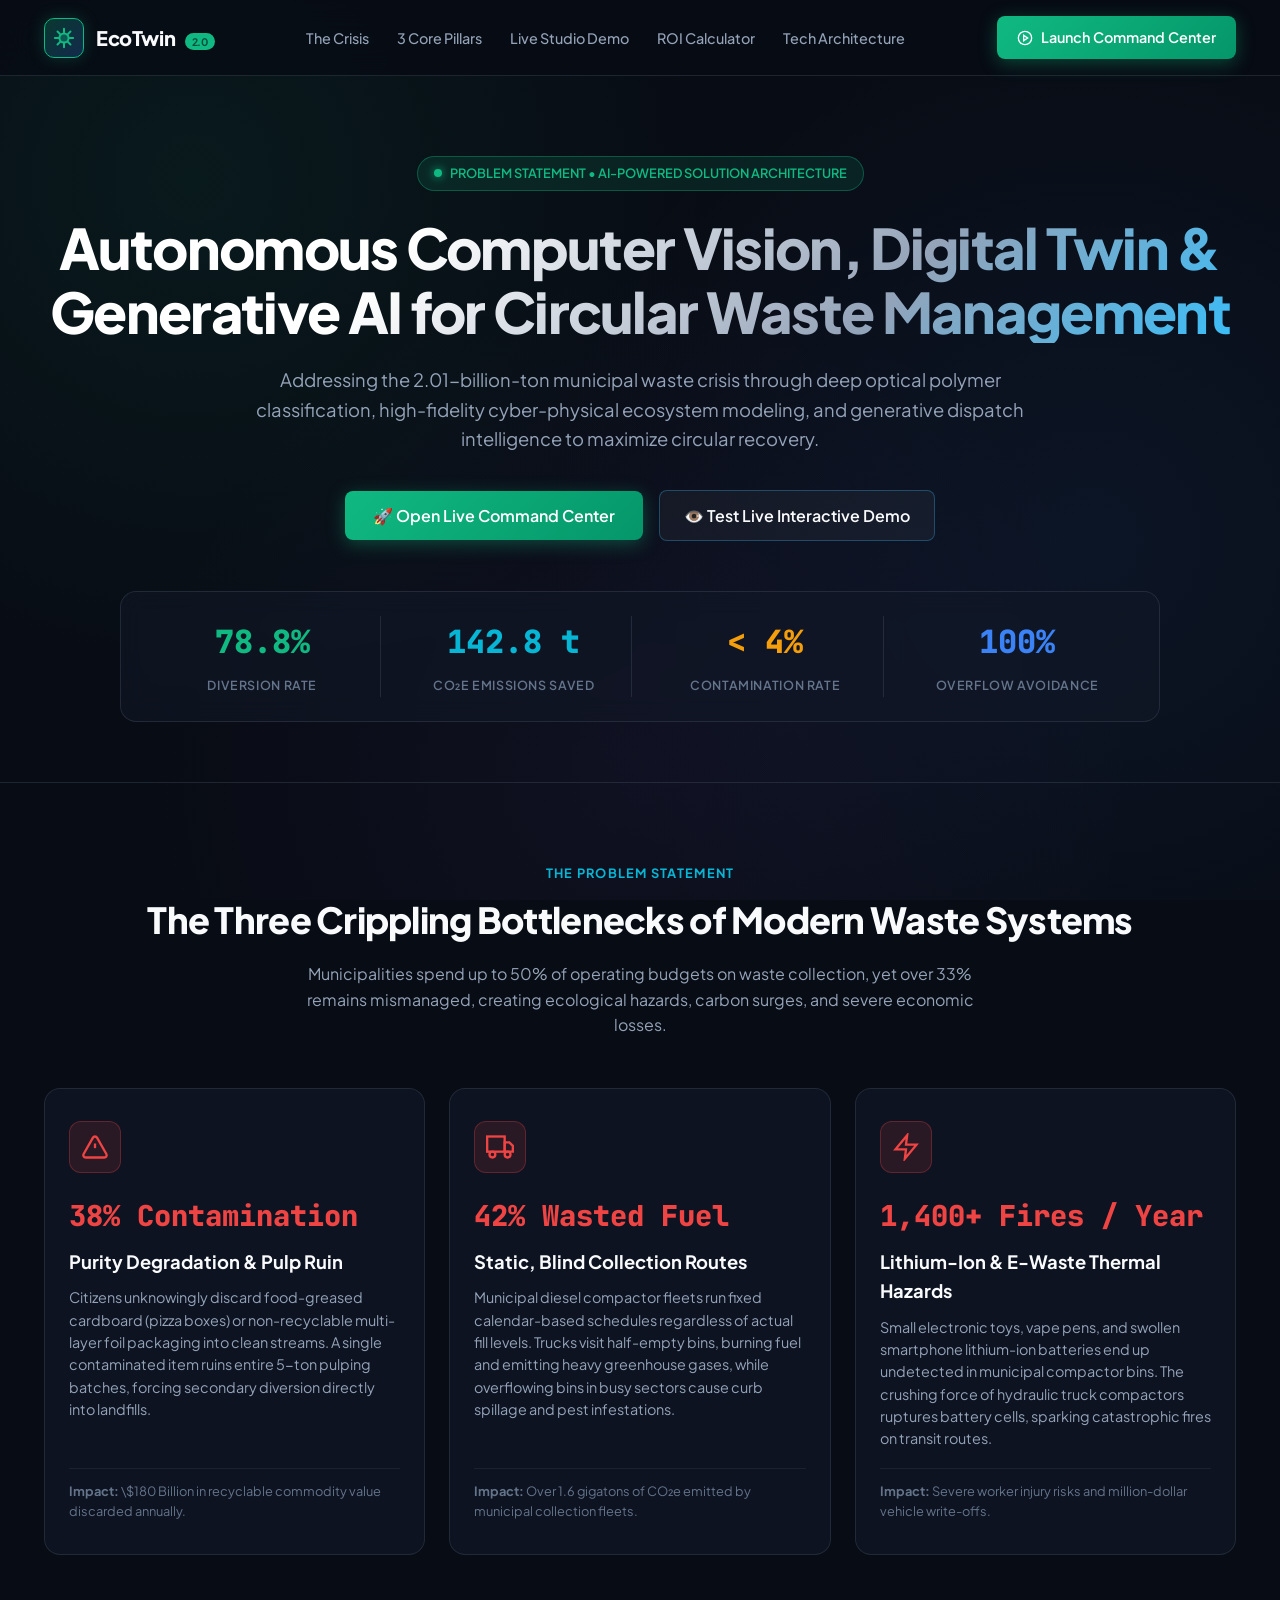
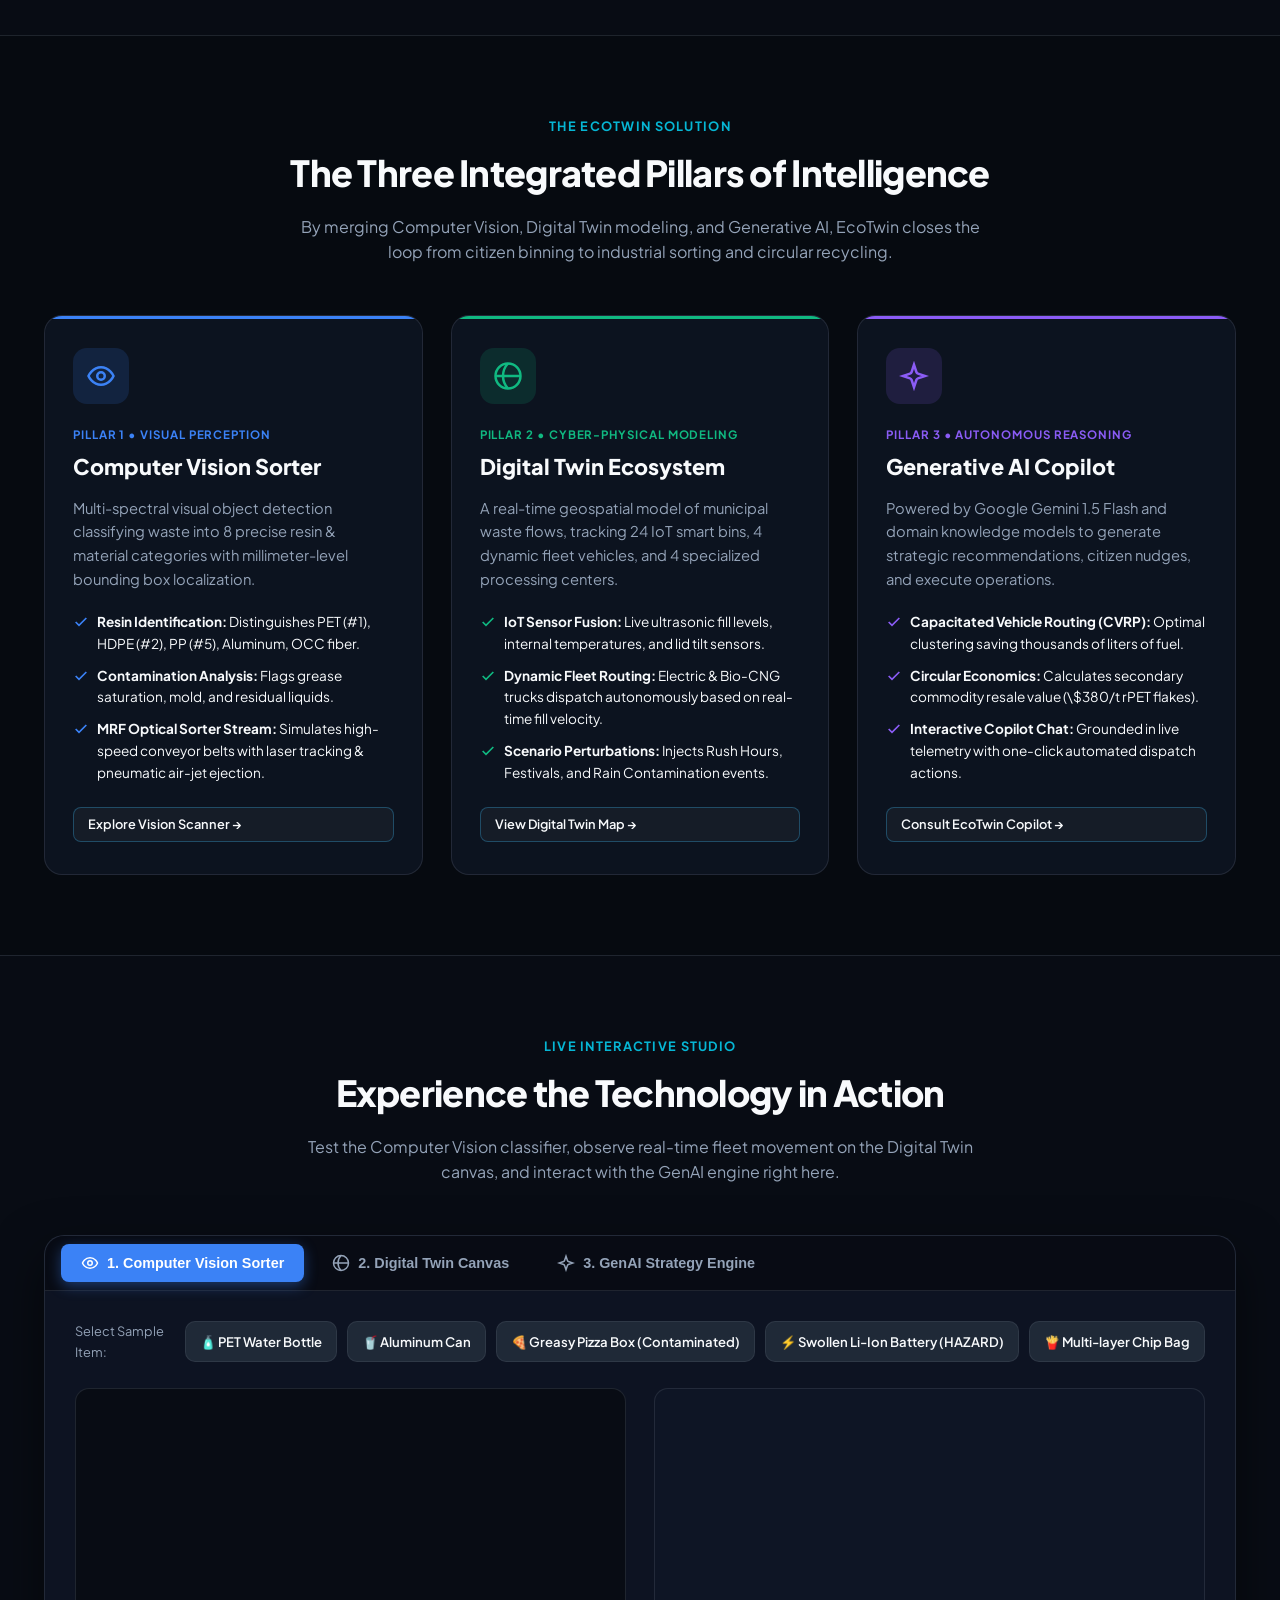
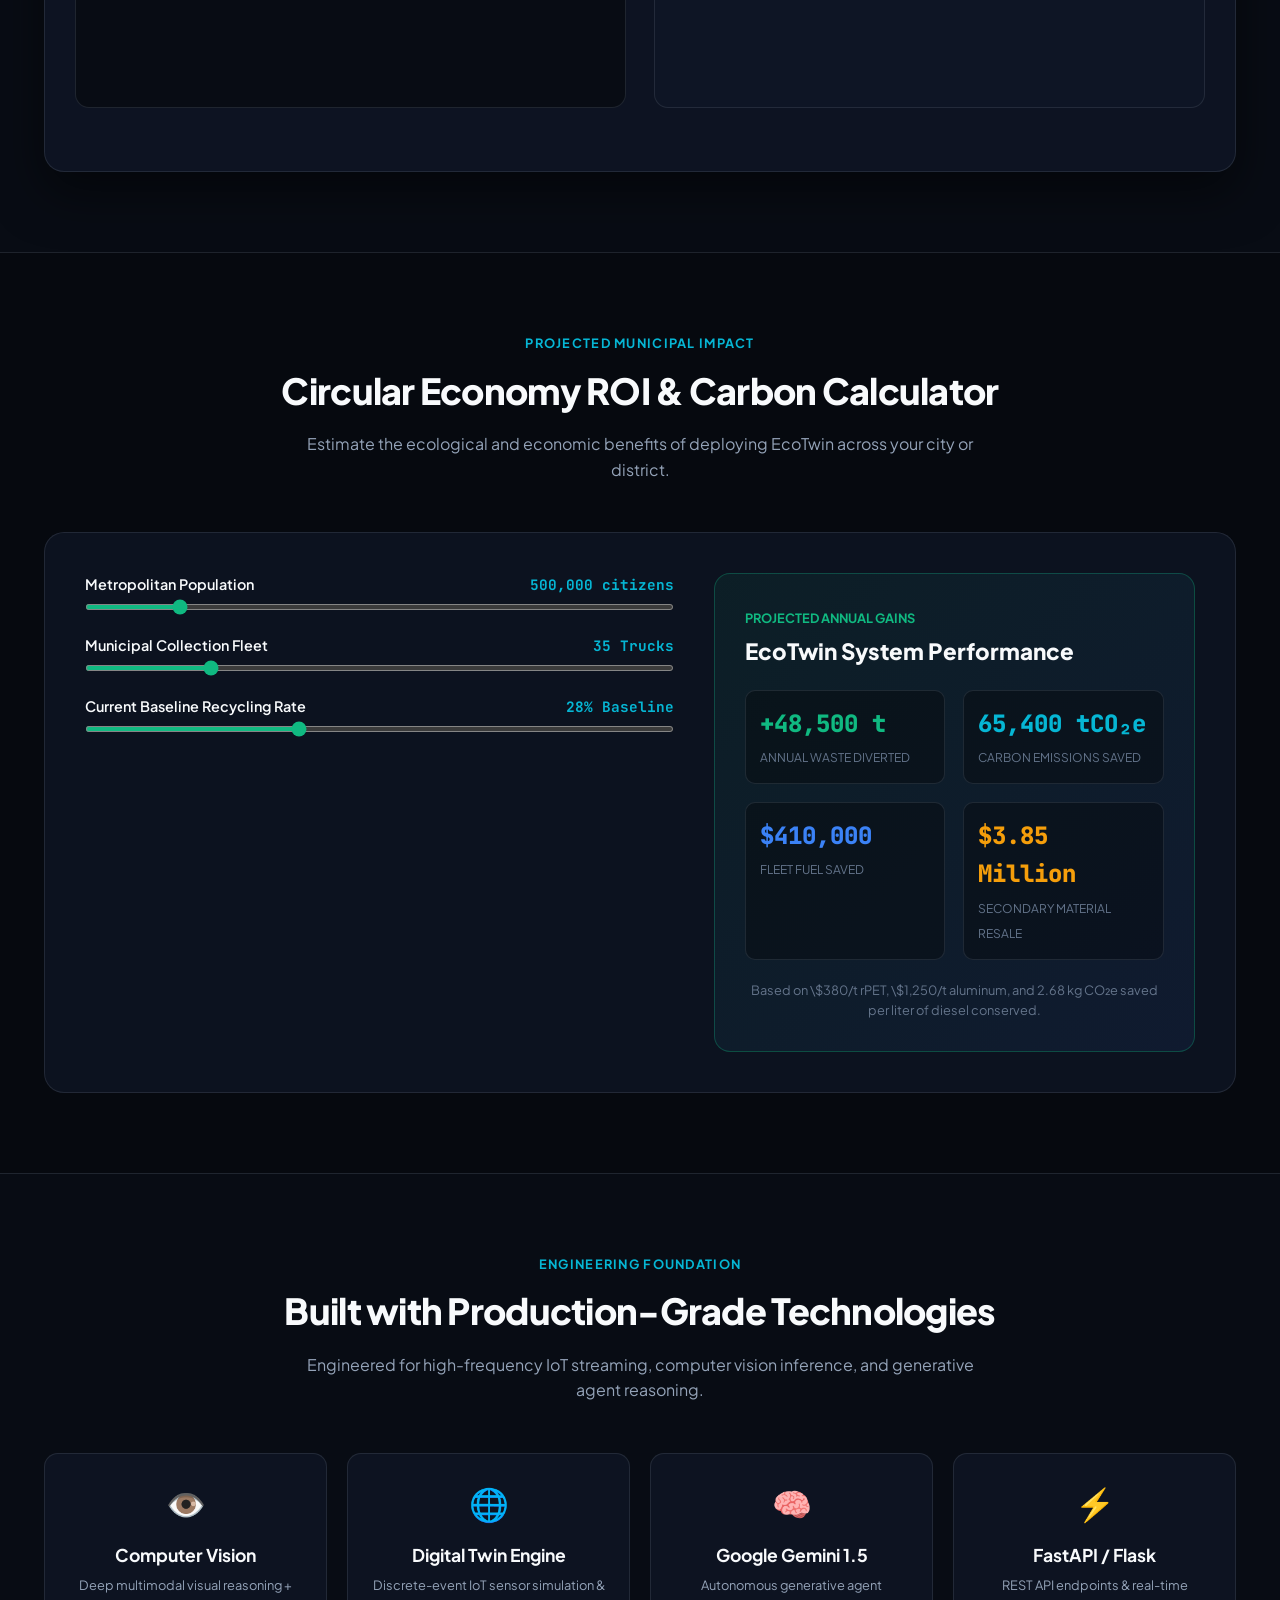
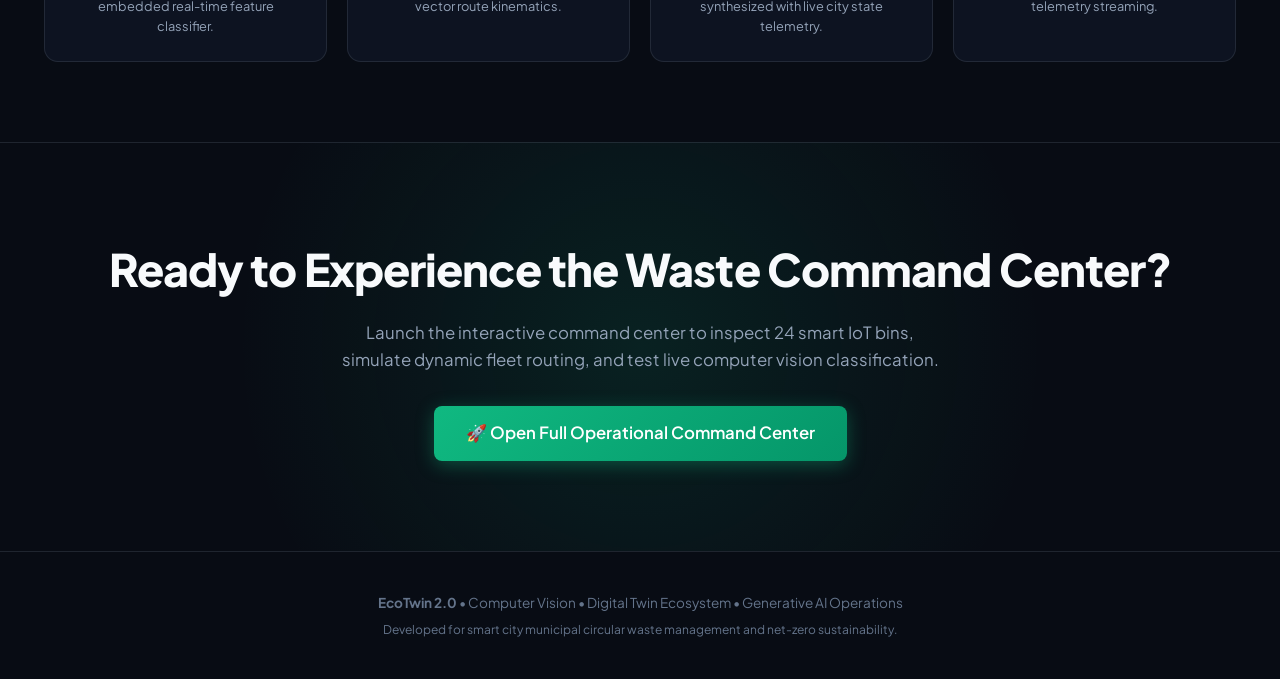
<file: templates/landing.html>
<!DOCTYPE html>
<html lang="en">
<head>
    <meta charset="UTF-8">
    <meta name="viewport" content="width=device-width, initial-scale=1.0">
    <title>EcoTwin | AI Vision, Digital Twin & Generative Intelligence for Circular Waste Management</title>
    <link rel="preconnect" href="https://fonts.googleapis.com">
    <link rel="preconnect" href="https://fonts.gstatic.com" crossorigin>
    <link href="https://fonts.googleapis.com/css2?family=Plus+Jakarta+Sans:wght@300;400;500;600;700;800&family=JetBrains+Mono:wght@400;500;600&display=swap" rel="stylesheet">
    <style>
        :root {
            --bg-dark: #080C14;
            --bg-card: rgba(17, 24, 39, 0.7);
            --bg-elevated: #1F2937;
            --border-dim: rgba(75, 85, 99, 0.35);
            --border-bright: rgba(56, 189, 248, 0.3);
            
            --emerald: #10B981;
            --emerald-glow: rgba(16, 185, 129, 0.25);
            --blue: #3B82F6;
            --cyan: #06B6D4;
            --amber: #F59E0B;
            --red: #EF4444;
            --purple: #8B5CF6;
            
            --text-main: #F8FAFC;
            --text-muted: #94A3B8;
            --text-dim: #64748B;
            
            --font-sans: 'Plus Jakarta Sans', -apple-system, sans-serif;
            --font-mono: 'JetBrains Mono', monospace;
        }

        * {
            box-sizing: border-box;
            margin: 0;
            padding: 0;
        }

        body {
            background-color: var(--bg-dark);
            color: var(--text-main);
            font-family: var(--font-sans);
            line-height: 1.6;
            overflow-x: hidden;
            background-image: 
                radial-gradient(circle at 15% 20%, rgba(16, 185, 129, 0.08) 0%, transparent 40%),
                radial-gradient(circle at 85% 60%, rgba(59, 130, 246, 0.08) 0%, transparent 45%),
                radial-gradient(circle at 50% 85%, rgba(139, 92, 246, 0.06) 0%, transparent 50%);
            background-attachment: fixed;
        }

        /* Container */
        .container {
            max-width: 1240px;
            margin: 0 auto;
            padding: 0 24px;
        }

        /* Navigation */
        .navbar {
            position: sticky;
            top: 0;
            z-index: 1000;
            background: rgba(8, 12, 20, 0.85);
            backdrop-filter: blur(16px);
            border-bottom: 1px solid var(--border-dim);
            padding: 16px 0;
        }

        .nav-inner {
            display: flex;
            align-items: center;
            justify-content: space-between;
        }

        .brand-logo {
            display: flex;
            align-items: center;
            gap: 12px;
            text-decoration: none;
            color: var(--text-main);
        }

        .logo-box {
            width: 40px;
            height: 40px;
            background: linear-gradient(135deg, rgba(16, 185, 129, 0.25), rgba(59, 130, 246, 0.25));
            border: 1px solid var(--emerald);
            border-radius: 10px;
            display: flex;
            align-items: center;
            justify-content: center;
            box-shadow: 0 0 15px var(--emerald-glow);
        }

        .brand-title {
            font-size: 1.25rem;
            font-weight: 800;
            letter-spacing: -0.02em;
        }

        .brand-tag {
            font-size: 0.65rem;
            font-weight: 700;
            background: var(--emerald);
            color: #064E3B;
            padding: 2px 7px;
            border-radius: 999px;
            margin-left: 6px;
        }

        .nav-links {
            display: flex;
            align-items: center;
            gap: 28px;
            list-style: none;
        }

        .nav-links a {
            color: var(--text-muted);
            text-decoration: none;
            font-size: 0.9rem;
            font-weight: 500;
            transition: color 0.2s;
        }

        .nav-links a:hover {
            color: var(--text-main);
        }

        .btn {
            display: inline-flex;
            align-items: center;
            gap: 8px;
            padding: 10px 20px;
            border-radius: 8px;
            font-weight: 600;
            font-size: 0.9rem;
            text-decoration: none;
            cursor: pointer;
            transition: all 0.25s ease;
            border: none;
        }

        .btn-primary {
            background: linear-gradient(135deg, var(--emerald), #059669);
            color: #FFFFFF;
            box-shadow: 0 4px 18px rgba(16, 185, 129, 0.35);
        }

        .btn-primary:hover {
            transform: translateY(-2px);
            box-shadow: 0 6px 24px rgba(16, 185, 129, 0.5);
        }

        .btn-outline {
            background: rgba(255, 255, 255, 0.04);
            border: 1px solid var(--border-bright);
            color: var(--text-main);
        }

        .btn-outline:hover {
            background: rgba(56, 189, 248, 0.1);
            border-color: var(--cyan);
            transform: translateY(-2px);
        }

        .btn-sm {
            padding: 6px 14px;
            font-size: 0.8rem;
        }

        /* Hero Section */
        .hero {
            padding: 80px 0 60px 0;
            text-align: center;
            position: relative;
        }

        .hero-badge {
            display: inline-flex;
            align-items: center;
            gap: 8px;
            background: rgba(16, 185, 129, 0.12);
            border: 1px solid rgba(16, 185, 129, 0.35);
            padding: 6px 16px;
            border-radius: 999px;
            font-size: 0.8rem;
            font-weight: 600;
            color: var(--emerald);
            margin-bottom: 24px;
        }

        .pulse-light {
            width: 8px;
            height: 8px;
            border-radius: 50%;
            background: var(--emerald);
            box-shadow: 0 0 10px var(--emerald);
            animation: pulseAnim 1.8s infinite;
        }

        @keyframes pulseAnim {
            0% { transform: scale(0.9); opacity: 0.7; }
            50% { transform: scale(1.4); opacity: 1; }
            100% { transform: scale(0.9); opacity: 0.7; }
        }

        .hero-title {
            font-size: 3.5rem;
            font-weight: 800;
            line-height: 1.15;
            letter-spacing: -0.03em;
            margin-bottom: 22px;
            background: linear-gradient(135deg, #FFFFFF 30%, #94A3B8 70%, #38BDF8 100%);
            -webkit-background-clip: text;
            -webkit-text-fill-color: transparent;
        }

        .hero-desc {
            max-width: 820px;
            margin: 0 auto 36px auto;
            font-size: 1.15rem;
            color: var(--text-muted);
            font-weight: 400;
        }

        .hero-cta-group {
            display: flex;
            align-items: center;
            justify-content: center;
            gap: 16px;
            margin-bottom: 50px;
        }

        /* Metric Ticker */
        .ticker-bar {
            display: grid;
            grid-template-columns: repeat(4, 1fr);
            gap: 16px;
            background: rgba(17, 24, 39, 0.6);
            border: 1px solid var(--border-dim);
            border-radius: 16px;
            padding: 24px;
            backdrop-filter: blur(12px);
            max-width: 1040px;
            margin: 0 auto;
        }

        .ticker-card {
            text-align: center;
            border-right: 1px solid var(--border-dim);
        }

        .ticker-card:last-child {
            border-right: none;
        }

        .ticker-num {
            font-size: 2rem;
            font-weight: 800;
            font-family: var(--font-mono);
            display: block;
            margin-bottom: 4px;
        }

        .ticker-label {
            font-size: 0.78rem;
            text-transform: uppercase;
            letter-spacing: 0.05em;
            color: var(--text-dim);
            font-weight: 600;
        }

        /* Section Commons */
        .section-header {
            text-align: center;
            margin-bottom: 50px;
        }

        .section-tag {
            font-size: 0.8rem;
            text-transform: uppercase;
            letter-spacing: 0.1em;
            color: var(--cyan);
            font-weight: 700;
            display: block;
            margin-bottom: 8px;
        }

        .section-title {
            font-size: 2.25rem;
            font-weight: 800;
            letter-spacing: -0.02em;
            color: var(--text-main);
            margin-bottom: 12px;
        }

        .section-desc {
            max-width: 680px;
            margin: 0 auto;
            color: var(--text-muted);
            font-size: 1rem;
        }

        /* Problem Statement Grid */
        .problem-section {
            padding: 80px 0;
            border-top: 1px solid var(--border-dim);
        }

        .problem-grid {
            display: grid;
            grid-template-columns: repeat(3, 1fr);
            gap: 24px;
        }

        .problem-card {
            background: var(--bg-card);
            border: 1px solid var(--border-dim);
            border-radius: 16px;
            padding: 32px 24px;
            position: relative;
            transition: all 0.3s ease;
            backdrop-filter: blur(12px);
            display: flex;
            flex-direction: column;
        }

        .problem-card:hover {
            transform: translateY(-4px);
            border-color: rgba(239, 68, 68, 0.4);
            box-shadow: 0 10px 30px rgba(239, 68, 68, 0.12);
        }

        .problem-icon-wrap {
            width: 52px;
            height: 52px;
            background: rgba(239, 68, 68, 0.12);
            border: 1px solid rgba(239, 68, 68, 0.3);
            border-radius: 12px;
            display: flex;
            align-items: center;
            justify-content: center;
            color: var(--red);
            margin-bottom: 20px;
        }

        .problem-stat {
            font-size: 1.8rem;
            font-weight: 800;
            font-family: var(--font-mono);
            color: var(--red);
            margin-bottom: 8px;
        }

        .problem-title {
            font-size: 1.15rem;
            font-weight: 700;
            margin-bottom: 10px;
            color: var(--text-main);
        }

        .problem-desc {
            font-size: 0.9rem;
            color: var(--text-muted);
            line-height: 1.55;
            margin-bottom: 18px;
            flex: 1;
        }

        .problem-bullet {
            font-size: 0.8rem;
            color: var(--text-dim);
            border-top: 1px solid rgba(255, 255, 255, 0.06);
            padding-top: 12px;
        }

        /* Pillars Section */
        .pillars-section {
            padding: 80px 0;
            background: rgba(0, 0, 0, 0.2);
            border-top: 1px solid var(--border-dim);
        }

        .pillars-grid {
            display: grid;
            grid-template-columns: repeat(3, 1fr);
            gap: 28px;
        }

        .pillar-card {
            background: var(--bg-card);
            border: 1px solid var(--border-dim);
            border-radius: 18px;
            padding: 32px 28px;
            display: flex;
            flex-direction: column;
            transition: all 0.3s ease;
            position: relative;
            overflow: hidden;
        }

        .pillar-card::before {
            content: '';
            position: absolute;
            top: 0;
            left: 0;
            right: 0;
            height: 3px;
            background: var(--card-accent, var(--emerald));
        }

        .pillar-card:hover {
            transform: translateY(-5px);
            border-color: var(--card-accent, var(--emerald));
            box-shadow: 0 12px 35px rgba(0, 0, 0, 0.4);
        }

        .pillar-icon-wrap {
            width: 56px;
            height: 56px;
            border-radius: 14px;
            display: flex;
            align-items: center;
            justify-content: center;
            margin-bottom: 22px;
        }

        .pillar-badge {
            font-size: 0.72rem;
            font-weight: 700;
            text-transform: uppercase;
            letter-spacing: 0.08em;
            margin-bottom: 6px;
            color: var(--card-accent, var(--emerald));
        }

        .pillar-title {
            font-size: 1.35rem;
            font-weight: 800;
            margin-bottom: 12px;
        }

        .pillar-desc {
            font-size: 0.92rem;
            color: var(--text-muted);
            margin-bottom: 20px;
            line-height: 1.6;
        }

        .pillar-features {
            list-style: none;
            display: flex;
            flex-direction: column;
            gap: 10px;
            margin-bottom: 24px;
            flex: 1;
        }

        .pillar-features li {
            font-size: 0.85rem;
            color: var(--text-main);
            display: flex;
            align-items: flex-start;
            gap: 8px;
        }

        .pillar-features li svg {
            flex-shrink: 0;
            color: var(--card-accent, var(--emerald));
            margin-top: 3px;
        }

        /* Live Studio Interactive Showcase */
        .studio-section {
            padding: 80px 0;
            border-top: 1px solid var(--border-dim);
        }

        .studio-wrapper {
            background: #0D1322;
            border: 1px solid var(--border-dim);
            border-radius: 20px;
            overflow: hidden;
            box-shadow: 0 20px 50px rgba(0, 0, 0, 0.5);
        }

        .studio-tabs {
            display: flex;
            background: rgba(0, 0, 0, 0.4);
            border-bottom: 1px solid var(--border-dim);
            padding: 8px 16px;
            gap: 8px;
        }

        .studio-tab-btn {
            background: transparent;
            border: none;
            color: var(--text-muted);
            padding: 10px 20px;
            font-size: 0.9rem;
            font-weight: 600;
            border-radius: 8px;
            cursor: pointer;
            display: flex;
            align-items: center;
            gap: 8px;
            transition: all 0.2s;
        }

        .studio-tab-btn.active {
            background: var(--blue);
            color: #FFFFFF;
            box-shadow: 0 4px 14px rgba(59, 130, 246, 0.4);
        }

        .studio-body {
            padding: 30px;
            min-height: 480px;
        }

        .studio-panel {
            display: none;
        }

        .studio-panel.active {
            display: block;
        }

        /* Interactive CV Demo inside Landing Page */
        .demo-cv-layout {
            display: grid;
            grid-template-columns: 1fr 1fr;
            gap: 28px;
        }

        .demo-sample-tray {
            display: flex;
            gap: 10px;
            overflow-x: auto;
            margin-bottom: 18px;
            padding-bottom: 8px;
        }

        .demo-chip {
            flex-shrink: 0;
            background: var(--bg-elevated);
            border: 1px solid var(--border-dim);
            border-radius: 10px;
            padding: 8px 14px;
            text-align: center;
            cursor: pointer;
            transition: all 0.2s;
            display: flex;
            align-items: center;
            gap: 8px;
            font-size: 0.82rem;
            font-weight: 600;
        }

        .demo-chip:hover, .demo-chip.active {
            border-color: var(--emerald);
            background: rgba(16, 185, 129, 0.15);
            color: #FFFFFF;
        }

        .demo-viewport {
            background: #080C14;
            border: 1px solid var(--border-dim);
            border-radius: 14px;
            height: 320px;
            display: flex;
            align-items: center;
            justify-content: center;
            position: relative;
            overflow: hidden;
        }

        .demo-results-card {
            background: var(--bg-card);
            border: 1px solid var(--border-dim);
            border-radius: 14px;
            padding: 24px;
            display: flex;
            flex-direction: column;
            gap: 14px;
        }

        /* Interactive Twin Canvas inside Landing Page */
        .demo-twin-layout {
            display: grid;
            grid-template-columns: 1fr 320px;
            gap: 24px;
        }

        .demo-canvas-wrap {
            background: #080C14;
            border: 1px solid var(--border-dim);
            border-radius: 14px;
            height: 420px;
            overflow: hidden;
            position: relative;
        }

        #demoTwinCanvas {
            width: 100%;
            height: 100%;
            display: block;
        }

        /* Calculator Section */
        .calc-section {
            padding: 80px 0;
            background: rgba(0, 0, 0, 0.25);
            border-top: 1px solid var(--border-dim);
        }

        .calc-box {
            background: var(--bg-card);
            border: 1px solid var(--border-dim);
            border-radius: 20px;
            padding: 40px;
            display: grid;
            grid-template-columns: 1.1fr 0.9fr;
            gap: 40px;
            backdrop-filter: blur(14px);
        }

        .slider-group {
            display: flex;
            flex-direction: column;
            gap: 24px;
        }

        .slider-item {
            display: flex;
            flex-direction: column;
            gap: 8px;
        }

        .slider-label-row {
            display: flex;
            justify-content: space-between;
            font-size: 0.9rem;
            font-weight: 600;
        }

        .slider-val-badge {
            font-family: var(--font-mono);
            color: var(--cyan);
            font-weight: 700;
        }

        input[type="range"] {
            width: 100%;
            height: 6px;
            border-radius: 999px;
            background: #1F2937;
            accent-color: var(--emerald);
            outline: none;
            cursor: pointer;
        }

        .calc-output-card {
            background: linear-gradient(135deg, rgba(16, 185, 129, 0.08), rgba(59, 130, 246, 0.08));
            border: 1px solid rgba(16, 185, 129, 0.3);
            border-radius: 16px;
            padding: 30px;
            display: flex;
            flex-direction: column;
            justify-content: space-between;
        }

        .calc-stat-row {
            display: grid;
            grid-template-columns: 1fr 1fr;
            gap: 18px;
            margin-bottom: 20px;
        }

        .calc-stat-block {
            background: rgba(0, 0, 0, 0.3);
            border-radius: 10px;
            padding: 14px;
            border: 1px solid var(--border-dim);
        }

        .calc-stat-val {
            font-size: 1.5rem;
            font-weight: 800;
            font-family: var(--font-mono);
            display: block;
        }

        .calc-stat-lbl {
            font-size: 0.75rem;
            color: var(--text-dim);
            text-transform: uppercase;
        }

        /* Architecture / Tech Stack */
        .tech-section {
            padding: 80px 0;
            border-top: 1px solid var(--border-dim);
        }

        .tech-grid {
            display: grid;
            grid-template-columns: repeat(4, 1fr);
            gap: 20px;
        }

        .tech-card {
            background: var(--bg-card);
            border: 1px solid var(--border-dim);
            border-radius: 14px;
            padding: 24px;
            text-align: center;
        }

        .tech-icon {
            font-size: 2rem;
            margin-bottom: 12px;
            display: inline-block;
        }

        .tech-name {
            font-size: 1.1rem;
            font-weight: 700;
            margin-bottom: 6px;
        }

        .tech-role {
            font-size: 0.8rem;
            color: var(--text-muted);
        }

        /* CTA Banner */
        .cta-banner {
            padding: 90px 0;
            text-align: center;
            border-top: 1px solid var(--border-dim);
            background: radial-gradient(circle at 50% 50%, rgba(16, 185, 129, 0.12) 0%, transparent 60%);
        }

        .cta-title {
            font-size: 2.8rem;
            font-weight: 800;
            letter-spacing: -0.02em;
            margin-bottom: 16px;
        }

        .cta-desc {
            max-width: 600px;
            margin: 0 auto 32px auto;
            color: var(--text-muted);
            font-size: 1.05rem;
        }

        /* Footer */
        .footer {
            padding: 40px 0;
            border-top: 1px solid var(--border-dim);
            text-align: center;
            font-size: 0.85rem;
            color: var(--text-dim);
        }

        /* Responsive */
        @media (max-width: 960px) {
            .hero-title { font-size: 2.4rem; }
            .problem-grid, .pillars-grid, .ticker-bar, .tech-grid, .calc-box, .demo-cv-layout, .demo-twin-layout {
                grid-template-columns: 1fr;
            }
            .ticker-card { border-right: none; border-bottom: 1px solid var(--border-dim); padding-bottom: 14px; }
            .nav-links { display: none; }
        }
    </style>
</head>
<body>

    <!-- Navigation Header -->
    <header class="navbar">
        <div class="container nav-inner">
            <a href="/" class="brand-logo">
                <div class="logo-box">
                    <svg viewBox="0 0 24 24" width="22" height="22" fill="none" stroke="#10B981" stroke-width="2.2" stroke-linecap="round" stroke-linejoin="round">
                        <path d="M12 2v4M12 18v4M4.93 4.93l2.83 2.83M16.24 16.24l2.83 2.83M2 12h4M18 12h4M4.93 19.07l2.83-2.83M16.24 7.76l2.83-2.83"/>
                        <circle cx="12" cy="12" r="5" fill="#10B981" fill-opacity="0.3"/>
                    </svg>
                </div>
                <div>
                    <span class="brand-title">EcoTwin <span class="brand-tag">2.0</span></span>
                </div>
            </a>

            <ul class="nav-links">
                <li><a href="#problem">The Crisis</a></li>
                <li><a href="#pillars">3 Core Pillars</a></li>
                <li><a href="#demo">Live Studio Demo</a></li>
                <li><a href="#calculator">ROI Calculator</a></li>
                <li><a href="#tech">Tech Architecture</a></li>
            </ul>

            <div style="display: flex; gap: 12px; align-items: center;">
                <a href="/dashboard" class="btn btn-primary">
                    <svg viewBox="0 0 24 24" width="16" height="16" fill="none" stroke="currentColor" stroke-width="2"><circle cx="12" cy="12" r="10"/><polygon points="10 8 16 12 10 16 10 8"/></svg>
                    Launch Command Center
                </a>
            </div>
        </div>
    </header>

    <!-- Hero Section -->
    <section class="hero">
        <div class="container">
            <div class="hero-badge">
                <span class="pulse-light"></span> PROBLEM STATEMENT &bull; AI-POWERED SOLUTION ARCHITECTURE
            </div>

            <h1 class="hero-title">
                Autonomous Computer Vision, Digital Twin &amp;<br>
                Generative AI for Circular Waste Management
            </h1>

            <p class="hero-desc">
                Addressing the 2.01-billion-ton municipal waste crisis through deep optical polymer classification, 
                high-fidelity cyber-physical ecosystem modeling, and generative dispatch intelligence to maximize circular recovery.
            </p>

            <div class="hero-cta-group">
                <a href="/dashboard" class="btn btn-primary" style="padding: 12px 28px; font-size: 1rem;">
                    🚀 Open Live Command Center
                </a>
                <a href="#demo" class="btn btn-outline" style="padding: 12px 24px; font-size: 1rem;">
                    👁️ Test Live Interactive Demo
                </a>
            </div>

            <!-- Ticker Stats -->
            <div class="ticker-bar">
                <div class="ticker-card">
                    <span class="ticker-num" style="color: var(--emerald);">78.8%</span>
                    <span class="ticker-label">Diversion Rate</span>
                </div>
                <div class="ticker-card">
                    <span class="ticker-num" style="color: var(--cyan);">142.8 t</span>
                    <span class="ticker-label">CO₂e Emissions Saved</span>
                </div>
                <div class="ticker-card">
                    <span class="ticker-num" style="color: var(--amber);">&lt; 4%</span>
                    <span class="ticker-label">Contamination Rate</span>
                </div>
                <div class="ticker-card">
                    <span class="ticker-num" style="color: var(--blue);">100%</span>
                    <span class="ticker-label">Overflow Avoidance</span>
                </div>
            </div>
        </div>
    </section>

    <!-- Problem Statement Section -->
    <section id="problem" class="problem-section">
        <div class="container">
            <div class="section-header">
                <span class="section-tag">THE PROBLEM STATEMENT</span>
                <h2 class="section-title">The Three Crippling Bottlenecks of Modern Waste Systems</h2>
                <p class="section-desc">
                    Municipalities spend up to 50% of operating budgets on waste collection, yet over 33% remains mismanaged, 
                    creating ecological hazards, carbon surges, and severe economic losses.
                </p>
            </div>

            <div class="problem-grid">
                <!-- Bottleneck 1 -->
                <div class="problem-card">
                    <div class="problem-icon-wrap">
                        <svg viewBox="0 0 24 24" width="28" height="28" fill="none" stroke="currentColor" stroke-width="2"><path d="m21.73 18-8-14a2 2 0 0 0-3.48 0l-8 14A2 2 0 0 0 4 21h16a2 2 0 0 0 1.73-3Z"/><line x1="12" y1="9" x2="12" y2="13"/><line x1="12" y1="17" x2="12.01" y2="17"/></svg>
                    </div>
                    <div class="problem-stat">38% Contamination</div>
                    <h3 class="problem-title">Purity Degradation &amp; Pulp Ruin</h3>
                    <p class="problem-desc">
                        Citizens unknowingly discard food-greased cardboard (pizza boxes) or non-recyclable multi-layer foil packaging into clean streams. 
                        A single contaminated item ruins entire 5-ton pulping batches, forcing secondary diversion directly into landfills.
                    </p>
                    <div class="problem-bullet">
                        <strong>Impact:</strong> \$180 Billion in recyclable commodity value discarded annually.
                    </div>
                </div>

                <!-- Bottleneck 2 -->
                <div class="problem-card">
                    <div class="problem-icon-wrap">
                        <svg viewBox="0 0 24 24" width="28" height="28" fill="none" stroke="currentColor" stroke-width="2"><rect x="1" y="3" width="15" height="13"/><polygon points="16 8 20 8 23 11 23 16 16 16 16 8"/><circle cx="5.5" cy="18.5" r="2.5"/><circle cx="18.5" cy="18.5" r="2.5"/></svg>
                    </div>
                    <div class="problem-stat">42% Wasted Fuel</div>
                    <h3 class="problem-title">Static, Blind Collection Routes</h3>
                    <p class="problem-desc">
                        Municipal diesel compactor fleets run fixed calendar-based schedules regardless of actual fill levels. Trucks visit half-empty bins, burning fuel and emitting heavy greenhouse gases, while overflowing bins in busy sectors cause curb spillage and pest infestations.
                    </p>
                    <div class="problem-bullet">
                        <strong>Impact:</strong> Over 1.6 gigatons of CO₂e emitted by municipal collection fleets.
                    </div>
                </div>

                <!-- Bottleneck 3 -->
                <div class="problem-card">
                    <div class="problem-icon-wrap">
                        <svg viewBox="0 0 24 24" width="28" height="28" fill="none" stroke="currentColor" stroke-width="2"><polygon points="13 2 3 14 12 14 11 22 21 10 12 10 13 2"/></svg>
                    </div>
                    <div class="problem-stat">1,400+ Fires / Year</div>
                    <h3 class="problem-title">Lithium-Ion &amp; E-Waste Thermal Hazards</h3>
                    <p class="problem-desc">
                        Small electronic toys, vape pens, and swollen smartphone lithium-ion batteries end up undetected in municipal compactor bins. 
                        The crushing force of hydraulic truck compactors ruptures battery cells, sparking catastrophic fires on transit routes.
                    </p>
                    <div class="problem-bullet">
                        <strong>Impact:</strong> Severe worker injury risks and million-dollar vehicle write-offs.
                    </div>
                </div>
            </div>
        </div>
    </section>

    <!-- 3 Core Pillars Section -->
    <section id="pillars" class="pillars-section">
        <div class="container">
            <div class="section-header">
                <span class="section-tag">THE ECOTWIN SOLUTION</span>
                <h2 class="section-title">The Three Integrated Pillars of Intelligence</h2>
                <p class="section-desc">
                    By merging Computer Vision, Digital Twin modeling, and Generative AI, EcoTwin closes the loop from citizen binning to industrial sorting and circular recycling.
                </p>
            </div>

            <div class="pillars-grid">
                <!-- Pillar 1 -->
                <div class="pillar-card" style="--card-accent: #3B82F6;">
                    <div class="pillar-icon-wrap" style="background: rgba(59, 130, 246, 0.15); color: #3B82F6;">
                        <svg viewBox="0 0 24 24" width="30" height="30" fill="none" stroke="currentColor" stroke-width="2"><path d="M2 12s3-7 10-7 10 7 10 7-3 7-10 7-10-7-10-7Z"/><circle cx="12" cy="12" r="3"/></svg>
                    </div>
                    <span class="pillar-badge">Pillar 1 &bull; Visual Perception</span>
                    <h3 class="pillar-title">Computer Vision Sorter</h3>
                    <p class="pillar-desc">
                        Multi-spectral visual object detection classifying waste into 8 precise resin & material categories with millimeter-level bounding box localization.
                    </p>
                    <ul class="pillar-features">
                        <li>
                            <svg viewBox="0 0 24 24" width="16" height="16" fill="none" stroke="currentColor" stroke-width="2.5"><polyline points="20 6 9 17 4 12"/></svg>
                            <span><strong>Resin Identification:</strong> Distinguishes PET (#1), HDPE (#2), PP (#5), Aluminum, OCC fiber.</span>
                        </li>
                        <li>
                            <svg viewBox="0 0 24 24" width="16" height="16" fill="none" stroke="currentColor" stroke-width="2.5"><polyline points="20 6 9 17 4 12"/></svg>
                            <span><strong>Contamination Analysis:</strong> Flags grease saturation, mold, and residual liquids.</span>
                        </li>
                        <li>
                            <svg viewBox="0 0 24 24" width="16" height="16" fill="none" stroke="currentColor" stroke-width="2.5"><polyline points="20 6 9 17 4 12"/></svg>
                            <span><strong>MRF Optical Sorter Stream:</strong> Simulates high-speed conveyor belts with laser tracking & pneumatic air-jet ejection.</span>
                        </li>
                    </ul>
                    <a href="/dashboard" class="btn btn-outline btn-sm">Explore Vision Scanner &rarr;</a>
                </div>

                <!-- Pillar 2 -->
                <div class="pillar-card" style="--card-accent: #10B981;">
                    <div class="pillar-icon-wrap" style="background: rgba(16, 185, 129, 0.15); color: #10B981;">
                        <svg viewBox="0 0 24 24" width="30" height="30" fill="none" stroke="currentColor" stroke-width="2"><circle cx="12" cy="12" r="10"/><path d="M12 2a14.5 14.5 0 0 0 0 20M2 12h20"/></svg>
                    </div>
                    <span class="pillar-badge">Pillar 2 &bull; Cyber-Physical Modeling</span>
                    <h3 class="pillar-title">Digital Twin Ecosystem</h3>
                    <p class="pillar-desc">
                        A real-time geospatial model of municipal waste flows, tracking 24 IoT smart bins, 4 dynamic fleet vehicles, and 4 specialized processing centers.
                    </p>
                    <ul class="pillar-features">
                        <li>
                            <svg viewBox="0 0 24 24" width="16" height="16" fill="none" stroke="currentColor" stroke-width="2.5"><polyline points="20 6 9 17 4 12"/></svg>
                            <span><strong>IoT Sensor Fusion:</strong> Live ultrasonic fill levels, internal temperatures, and lid tilt sensors.</span>
                        </li>
                        <li>
                            <svg viewBox="0 0 24 24" width="16" height="16" fill="none" stroke="currentColor" stroke-width="2.5"><polyline points="20 6 9 17 4 12"/></svg>
                            <span><strong>Dynamic Fleet Routing:</strong> Electric & Bio-CNG trucks dispatch autonomously based on real-time fill velocity.</span>
                        </li>
                        <li>
                            <svg viewBox="0 0 24 24" width="16" height="16" fill="none" stroke="currentColor" stroke-width="2.5"><polyline points="20 6 9 17 4 12"/></svg>
                            <span><strong>Scenario Perturbations:</strong> Injects Rush Hours, Festivals, and Rain Contamination events.</span>
                        </li>
                    </ul>
                    <a href="/dashboard" class="btn btn-outline btn-sm">View Digital Twin Map &rarr;</a>
                </div>

                <!-- Pillar 3 -->
                <div class="pillar-card" style="--card-accent: #8B5CF6;">
                    <div class="pillar-icon-wrap" style="background: rgba(139, 92, 246, 0.15); color: #8B5CF6;">
                        <svg viewBox="0 0 24 24" width="30" height="30" fill="none" stroke="currentColor" stroke-width="2"><path d="m12 3-1.9 5.8a2 2 0 0 1-1.3 1.3L3 12l5.8 1.9a2 2 0 0 1 1.3 1.3L12 21l1.9-5.8a2 2 0 0 1 1.3-1.3L21 12l-5.8-1.9a2 2 0 0 1-1.3-1.3L12 3z"/></svg>
                    </div>
                    <span class="pillar-badge">Pillar 3 &bull; Autonomous Reasoning</span>
                    <h3 class="pillar-title">Generative AI Copilot</h3>
                    <p class="pillar-desc">
                        Powered by Google Gemini 1.5 Flash and domain knowledge models to generate strategic recommendations, citizen nudges, and execute operations.
                    </p>
                    <ul class="pillar-features">
                        <li>
                            <svg viewBox="0 0 24 24" width="16" height="16" fill="none" stroke="currentColor" stroke-width="2.5"><polyline points="20 6 9 17 4 12"/></svg>
                            <span><strong>Capacitated Vehicle Routing (CVRP):</strong> Optimal clustering saving thousands of liters of fuel.</span>
                        </li>
                        <li>
                            <svg viewBox="0 0 24 24" width="16" height="16" fill="none" stroke="currentColor" stroke-width="2.5"><polyline points="20 6 9 17 4 12"/></svg>
                            <span><strong>Circular Economics:</strong> Calculates secondary commodity resale value (\$380/t rPET flakes).</span>
                        </li>
                        <li>
                            <svg viewBox="0 0 24 24" width="16" height="16" fill="none" stroke="currentColor" stroke-width="2.5"><polyline points="20 6 9 17 4 12"/></svg>
                            <span><strong>Interactive Copilot Chat:</strong> Grounded in live telemetry with one-click automated dispatch actions.</span>
                        </li>
                    </ul>
                    <a href="/dashboard" class="btn btn-outline btn-sm">Consult EcoTwin Copilot &rarr;</a>
                </div>
            </div>
        </div>
    </section>

    <!-- Interactive Live Studio Showcase -->
    <section id="demo" class="studio-section">
        <div class="container">
            <div class="section-header">
                <span class="section-tag">LIVE INTERACTIVE STUDIO</span>
                <h2 class="section-title">Experience the Technology in Action</h2>
                <p class="section-desc">
                    Test the Computer Vision classifier, observe real-time fleet movement on the Digital Twin canvas, 
                    and interact with the GenAI engine right here.
                </p>
            </div>

            <div class="studio-wrapper">
                <div class="studio-tabs">
                    <button class="studio-tab-btn active" onclick="switchStudioTab('cv-tab')">
                        <svg viewBox="0 0 24 24" width="18" height="18" fill="none" stroke="currentColor" stroke-width="2"><path d="M2 12s3-7 10-7 10 7 10 7-3 7-10 7-10-7-10-7Z"/><circle cx="12" cy="12" r="3"/></svg>
                        1. Computer Vision Sorter
                    </button>
                    <button class="studio-tab-btn" onclick="switchStudioTab('twin-tab')">
                        <svg viewBox="0 0 24 24" width="18" height="18" fill="none" stroke="currentColor" stroke-width="2"><circle cx="12" cy="12" r="10"/><path d="M12 2a14.5 14.5 0 0 0 0 20M2 12h20"/></svg>
                        2. Digital Twin Canvas
                    </button>
                    <button class="studio-tab-btn" onclick="switchStudioTab('copilot-tab')">
                        <svg viewBox="0 0 24 24" width="18" height="18" fill="none" stroke="currentColor" stroke-width="2"><path d="m12 3-1.9 5.8a2 2 0 0 1-1.3 1.3L3 12l5.8 1.9a2 2 0 0 1 1.3 1.3L12 21l1.9-5.8a2 2 0 0 1 1.3-1.3L21 12l-5.8-1.9a2 2 0 0 1-1.3-1.3L12 3z"/></svg>
                        3. GenAI Strategy Engine
                    </button>
                </div>

                <div class="studio-body">
                    <!-- Tab 1: CV Demo -->
                    <div id="cv-tab" class="studio-panel active">
                        <div class="demo-sample-tray">
                            <span style="font-size: 0.8rem; color: var(--text-muted); align-self: center;">Select Sample Item:</span>
                            <div class="demo-chip active" onclick="loadDemoSample('pet')">🧴 PET Water Bottle</div>
                            <div class="demo-chip" onclick="loadDemoSample('alu')">🥤 Aluminum Can</div>
                            <div class="demo-chip" onclick="loadDemoSample('pizza')">🍕 Greasy Pizza Box (Contaminated)</div>
                            <div class="demo-chip" onclick="loadDemoSample('battery')">⚡ Swollen Li-Ion Battery (HAZARD)</div>
                            <div class="demo-chip" onclick="loadDemoSample('chips')">🍟 Multi-layer Chip Bag</div>
                        </div>

                        <div class="demo-cv-layout">
                            <div class="demo-viewport" id="demo-cv-viewport">
                                <!-- Rendered dynamically -->
                            </div>

                            <div class="demo-results-card" id="demo-cv-results">
                                <!-- Populated dynamically -->
                            </div>
                        </div>
                    </div>

                    <!-- Tab 2: Digital Twin Demo -->
                    <div id="twin-tab" class="studio-panel">
                        <div class="demo-twin-layout">
                            <div class="demo-canvas-wrap">
                                <canvas id="demoTwinCanvas" width="700" height="420"></canvas>
                            </div>
                            <div class="demo-results-card">
                                <h3 style="font-size: 1.1rem; font-weight: 700; color: var(--text-main);">Live Ecosystem Telemetry</h3>
                                <p style="font-size: 0.82rem; color: var(--text-muted);">Real-time monitoring of 24 smart IoT bins across 5 sectors and 4 autonomous collection trucks.</p>
                                
                                <div style="display: flex; flex-direction: column; gap: 8px; margin-top: 10px;">
                                    <div style="display: flex; justify-content: space-between; font-size: 0.85rem;">
                                        <span class="text-muted">Diversion Rate:</span>
                                        <strong style="color: var(--emerald);">78.8%</strong>
                                    </div>
                                    <div style="display: flex; justify-content: space-between; font-size: 0.85rem;">
                                        <span class="text-muted">Active Fleet:</span>
                                        <strong style="color: var(--blue);">2 / 4 Trucks En Route</strong>
                                    </div>
                                    <div style="display: flex; justify-content: space-between; font-size: 0.85rem;">
                                        <span class="text-muted">Critical Overflows:</span>
                                        <strong style="color: var(--amber);">2 Bins (&gt;85%)</strong>
                                    </div>
                                </div>

                                <div style="margin-top: 16px;">
                                    <button class="btn btn-primary btn-sm" onclick="triggerDemoDispatch()" style="width: 100%; justify-content: center;">
                                        ⚡ Trigger CVRP Auto-Dispatch
                                    </button>
                                </div>
                                <div style="margin-top: 10px;">
                                    <a href="/dashboard" class="btn btn-outline btn-sm" style="width: 100%; justify-content: center;">
                                        Open Full Screen Digital Twin &rarr;
                                    </a>
                                </div>
                            </div>
                        </div>
                    </div>

                    <!-- Tab 3: Copilot Demo -->
                    <div id="copilot-tab" class="studio-panel">
                        <div style="display: grid; grid-template-columns: 1fr 1fr; gap: 24px;">
                            <div class="demo-results-card">
                                <h4 style="color: var(--cyan); font-size: 0.85rem; text-transform: uppercase;">Strategic Recommendation</h4>
                                <h3 style="font-size: 1.15rem; font-weight: 700;">Predictive CVRP Corridor Optimization</h3>
                                <p style="font-size: 0.85rem; color: var(--text-muted);">
                                    Detected 2 bins at critical capacity in Sector 1 &amp; 2. Dispatching TRUCK-01 on an optimal nearest-neighbor loop bypasses 11 non-critical bins.
                                </p>
                                <div style="background: rgba(0,0,0,0.3); padding: 12px; border-radius: 8px; font-size: 0.82rem; border-left: 3px solid var(--emerald);">
                                    🎯 <strong>Projected Impact:</strong> -24.8 km fleet travel &bull; 6.9 Liters diesel saved &bull; 18.5 kg CO₂e avoided
                                </div>
                            </div>

                            <div class="demo-results-card">
                                <h4 style="color: var(--amber); font-size: 0.85rem; text-transform: uppercase;">Citizen Nudge Protocol</h4>
                                <h3 style="font-size: 1.15rem; font-weight: 700;">Contamination Alert in Downtown Sector</h3>
                                <p style="font-size: 0.85rem; color: var(--text-muted);">
                                    Computer Vision flagged high grease contamination on cardboard. Recommended action: Push automated mobile push notification on takeout box separation.
                                </p>
                                <div style="background: rgba(0,0,0,0.3); padding: 12px; border-radius: 8px; font-size: 0.82rem; border-left: 3px solid var(--blue);">
                                    🎯 <strong>Projected Impact:</strong> +6.4% fiber purity &bull; Rejection drop of 42% at Apex MRF
                                </div>
                            </div>
                        </div>
                    </div>
                </div>
            </div>
        </div>
    </section>

    <!-- Municipal ROI & Carbon Calculator -->
    <section id="calculator" class="calc-section">
        <div class="container">
            <div class="section-header">
                <span class="section-tag">PROJECTED MUNICIPAL IMPACT</span>
                <h2 class="section-title">Circular Economy ROI &amp; Carbon Calculator</h2>
                <p class="section-desc">
                    Estimate the ecological and economic benefits of deploying EcoTwin across your city or district.
                </p>
            </div>

            <div class="calc-box">
                <div class="slider-group">
                    <!-- Slider 1 -->
                    <div class="slider-item">
                        <div class="slider-label-row">
                            <span>Metropolitan Population</span>
                            <span class="slider-val-badge" id="val-pop">500,000 citizens</span>
                        </div>
                        <input type="range" id="range-pop" min="50000" max="3000000" step="50000" value="500000" oninput="updateCalculator()">
                    </div>

                    <!-- Slider 2 -->
                    <div class="slider-item">
                        <div class="slider-label-row">
                            <span>Municipal Collection Fleet</span>
                            <span class="slider-val-badge" id="val-fleet">35 Trucks</span>
                        </div>
                        <input type="range" id="range-fleet" min="5" max="150" step="5" value="35" oninput="updateCalculator()">
                    </div>

                    <!-- Slider 3 -->
                    <div class="slider-item">
                        <div class="slider-label-row">
                            <span>Current Baseline Recycling Rate</span>
                            <span class="slider-val-badge" id="val-rec">28% Baseline</span>
                        </div>
                        <input type="range" id="range-rec" min="10" max="60" step="2" value="28" oninput="updateCalculator()">
                    </div>
                </div>

                <!-- Calculator Output -->
                <div class="calc-output-card">
                    <div>
                        <span style="font-size: 0.8rem; font-weight: 700; color: var(--emerald); text-transform: uppercase;">Projected Annual Gains</span>
                        <h3 style="font-size: 1.4rem; font-weight: 800; margin-top: 4px; margin-bottom: 20px;">EcoTwin System Performance</h3>
                    </div>

                    <div class="calc-stat-row">
                        <div class="calc-stat-block">
                            <span class="calc-stat-val text-emerald" id="calc-diverted" style="color: var(--emerald);">+48,500 t</span>
                            <span class="calc-stat-lbl">Annual Waste Diverted</span>
                        </div>
                        <div class="calc-stat-block">
                            <span class="calc-stat-val text-cyan" id="calc-carbon" style="color: var(--cyan);">65,400 tCO₂e</span>
                            <span class="calc-stat-lbl">Carbon Emissions Saved</span>
                        </div>
                        <div class="calc-stat-block">
                            <span class="calc-stat-val text-blue" id="calc-fuel" style="color: var(--blue);">$410,000</span>
                            <span class="calc-stat-lbl">Fleet Fuel Saved</span>
                        </div>
                        <div class="calc-stat-block">
                            <span class="calc-stat-val text-amber" id="calc-revenue" style="color: var(--amber);">$3.85 Million</span>
                            <span class="calc-stat-lbl">Secondary Material Resale</span>
                        </div>
                    </div>

                    <div style="font-size: 0.8rem; color: var(--text-dim); text-align: center;">
                        Based on \$380/t rPET, \$1,250/t aluminum, and 2.68 kg CO₂e saved per liter of diesel conserved.
                    </div>
                </div>
            </div>
        </div>
    </section>

    <!-- Tech Architecture -->
    <section id="tech" class="tech-section">
        <div class="container">
            <div class="section-header">
                <span class="section-tag">ENGINEERING FOUNDATION</span>
                <h2 class="section-title">Built with Production-Grade Technologies</h2>
                <p class="section-desc">
                    Engineered for high-frequency IoT streaming, computer vision inference, and generative agent reasoning.
                </p>
            </div>

            <div class="tech-grid">
                <div class="tech-card">
                    <span class="tech-icon">👁️</span>
                    <h3 class="tech-name">Computer Vision</h3>
                    <p class="tech-role">Deep multimodal visual reasoning + embedded real-time feature classifier.</p>
                </div>
                <div class="tech-card">
                    <span class="tech-icon">🌐</span>
                    <h3 class="tech-name">Digital Twin Engine</h3>
                    <p class="tech-role">Discrete-event IoT sensor simulation &amp; vector route kinematics.</p>
                </div>
                <div class="tech-card">
                    <span class="tech-icon">🧠</span>
                    <h3 class="tech-name">Google Gemini 1.5</h3>
                    <p class="tech-role">Autonomous generative agent synthesized with live city state telemetry.</p>
                </div>
                <div class="tech-card">
                    <span class="tech-icon">⚡</span>
                    <h3 class="tech-name">FastAPI / Flask</h3>
                    <p class="tech-role">REST API endpoints &amp; real-time telemetry streaming.</p>
                </div>
            </div>
        </div>
    </section>

    <!-- CTA Section -->
    <section class="cta-banner">
        <div class="container">
            <h2 class="cta-title">Ready to Experience the Waste Command Center?</h2>
            <p class="cta-desc">
                Launch the interactive command center to inspect 24 smart IoT bins, simulate dynamic fleet routing, and test live computer vision classification.
            </p>
            <div style="display: flex; gap: 16px; justify-content: center;">
                <a href="/dashboard" class="btn btn-primary" style="padding: 14px 32px; font-size: 1.05rem;">
                    🚀 Open Full Operational Command Center
                </a>
            </div>
        </div>
    </section>

    <!-- Footer -->
    <footer class="footer">
        <div class="container">
            <p><strong>EcoTwin 2.0</strong> &bull; Computer Vision &bull; Digital Twin Ecosystem &bull; Generative AI Operations</p>
            <p style="margin-top: 6px; font-size: 0.75rem; color: var(--text-dim);">Developed for smart city municipal circular waste management and net-zero sustainability.</p>
        </div>
    </footer>

    <!-- Interactive Scripts for the Showcase Page -->
    <script>
        // Sample waste items database for the live demo
        const demoSamples = {
            pet: {
                name: "Clear PET Mineral Water Bottle",
                category: "Plastics",
                subtype: "PET (#1 Polyethylene Terephthalate)",
                confidence: 96,
                isContam: false,
                targetBin: "Blue / Yellow Bin (Clean Recyclables)",
                prep: "Empty all liquids completely. Rinse lightly. Keep plastic cap attached.",
                carbon: "0.032 kg CO₂e",
                resale: "$0.0084",
                score: 95,
                svg: `<svg viewBox="0 0 100 100" width="160" height="160" xmlns="http://www.w3.org/2000/svg">
                    <rect width="100" height="100" fill="#0F172A" rx="12"/>
                    <rect x="42" y="8" width="16" height="8" rx="2" fill="#0284C7"/>
                    <path d="M40 16 L60 16 L66 30 L66 84 Q66 90 58 90 L42 90 Q34 90 34 84 L34 30 Z" fill="#38BDF8" fill-opacity="0.35" stroke="#38BDF8" stroke-width="2.5"/>
                    <rect x="34" y="44" width="32" height="20" fill="#0284C7" fill-opacity="0.8"/>
                    <text x="50" y="58" font-size="7" font-weight="bold" fill="#FFFFFF" text-anchor="middle" font-family="sans-serif">PET 1</text>
                </svg>`
            },
            alu: {
                name: "Crushed Aluminum Cola Can",
                category: "Metals",
                subtype: "UBC Aluminum (Infinitely Recyclable)",
                confidence: 98,
                isContam: false,
                targetBin: "Yellow / Orange Bin (Metals)",
                prep: "Empty liquid. 100% recyclable. Saves 95% energy vs. virgin bauxite smelting.",
                carbon: "0.059 kg CO₂e",
                resale: "$0.0175",
                score: 100,
                svg: `<svg viewBox="0 0 100 100" width="160" height="160" xmlns="http://www.w3.org/2000/svg">
                    <rect width="100" height="100" fill="#0F172A" rx="12"/>
                    <ellipse cx="50" cy="22" rx="20" ry="6" fill="#CBD5E1" stroke="#94A3B8" stroke-width="2"/>
                    <path d="M30 22 Q26 45 34 55 Q28 65 30 78 Q50 86 70 78 Q74 65 66 55 Q74 45 70 22 Z" fill="#EF4444" stroke="#DC2626" stroke-width="2"/>
                    <text x="50" y="60" font-size="8" font-weight="900" fill="#FFFFFF" text-anchor="middle" font-family="sans-serif">ALU</text>
                </svg>`
            },
            pizza: {
                name: "Greasy Takeout Pizza Box",
                category: "Paper & Cardboard",
                subtype: "Food-Soiled Fiber (Contaminated)",
                confidence: 94,
                isContam: true,
                targetBin: "Green Compost Bin or Residual",
                prep: "CRITICAL: Bottom panel saturated with oil. Tear off clean top lid for paper recycling; place greasy bottom in organic compost.",
                carbon: "0.135 kg CO₂e",
                resale: "$0.0080",
                score: 15,
                svg: `<svg viewBox="0 0 100 100" width="160" height="160" xmlns="http://www.w3.org/2000/svg">
                    <rect width="100" height="100" fill="#0F172A" rx="12"/>
                    <polygon points="50,15 88,32 88,72 50,88 12,72 12,32" fill="#D97706" stroke="#92400E" stroke-width="2"/>
                    <ellipse cx="50" cy="55" rx="18" ry="10" fill="#78350F" fill-opacity="0.85"/>
                    <text x="50" y="80" font-size="6" font-weight="bold" fill="#FEF3C7" text-anchor="middle" font-family="sans-serif">! GREASE CONTAMINATION !</text>
                </svg>`
            },
            battery: {
                name: "Swollen Lithium-Ion Battery Pack",
                category: "E-Waste / Hazmat",
                subtype: "Lithium-Ion Polymer (CRITICAL HAZARD)",
                confidence: 99,
                isContam: true,
                targetBin: "Special EcoVault Hazardous Drop-off",
                prep: "SEVERE FIRE HAZARD: Never put in municipal compactor bins. Tape terminals with electrical tape and deliver to certified e-waste depot.",
                carbon: "0.382 kg CO₂e",
                resale: "$0.1440",
                score: 85,
                svg: `<svg viewBox="0 0 100 100" width="160" height="160" xmlns="http://www.w3.org/2000/svg">
                    <rect width="100" height="100" fill="#0F172A" rx="12"/>
                    <rect x="25" y="30" width="50" height="48" rx="6" fill="#334155" stroke="#EF4444" stroke-width="3"/>
                    <polygon points="50,38 43,54 51,54 47,68 59,50 51,50" fill="#EF4444"/>
                    <text x="50" y="86" font-size="6" font-weight="bold" fill="#F87171" text-anchor="middle" font-family="sans-serif">FIRE HAZARD</text>
                </svg>`
            },
            chips: {
                name: "Multi-layer Metallized Chip Bag",
                category: "Landfill / Residual",
                subtype: "Composite Foil & Polymer Laminate",
                confidence: 92,
                isContam: true,
                targetBin: "Black / Dark Grey Bin (Residual)",
                prep: "Non-separable in mechanical recycling. Direct to Waste-to-Energy (WtE) district heating.",
                carbon: "0.000 kg CO₂e",
                resale: "-$0.0015",
                score: 5,
                svg: `<svg viewBox="0 0 100 100" width="160" height="160" xmlns="http://www.w3.org/2000/svg">
                    <rect width="100" height="100" fill="#0F172A" rx="12"/>
                    <path d="M30 18 L70 18 L74 82 L26 82 Z" fill="#7C3AED" stroke="#C084FC" stroke-width="2"/>
                    <text x="50" y="52" font-size="7" font-weight="bold" fill="#FFFFFF" text-anchor="middle" font-family="sans-serif">CHIPS</text>
                </svg>`
            }
        };

        function loadDemoSample(key) {
            document.querySelectorAll('.demo-chip').forEach(c => c.classList.remove('active'));
            event.currentTarget.classList.add('active');

            const item = demoSamples[key];
            const viewport = document.getElementById('demo-cv-viewport');
            const results = document.getElementById('demo-cv-results');

            viewport.innerHTML = `
                <div style="position: relative;">
                    ${item.svg}
                    <div style="position: absolute; inset: 10px; border: 2px dashed ${item.isContam ? '#EF4444' : '#10B981'}; border-radius: 8px; pointer-events: none;">
                        <span style="position: absolute; top: -12px; left: 8px; background: ${item.isContam ? '#EF4444' : '#10B981'}; color: #FFF; font-size: 0.7rem; font-weight: 800; padding: 2px 6px; border-radius: 4px;">
                            ${item.category} (${item.confidence}%)
                        </span>
                    </div>
                </div>
            `;

            results.innerHTML = `
                <div>
                    <span style="font-size: 0.72rem; font-weight: 700; color: ${item.isContam ? '#EF4444' : '#3B82F6'}; text-transform: uppercase;">
                        ${item.isContam ? '⚠️ Contamination / Hazard Detected' : '✓ Verified Clean Stream'}
                    </span>
                    <h3 style="font-size: 1.25rem; font-weight: 800; margin-top: 2px;">${item.name}</h3>
                    <div style="font-size: 0.8rem; color: var(--text-muted);">${item.subtype}</div>
                </div>

                <div style="background: rgba(0,0,0,0.3); border-radius: 8px; padding: 12px; border-left: 3px solid ${item.isContam ? '#EF4444' : '#10B981'};">
                    <strong style="font-size: 0.78rem; color: ${item.isContam ? '#EF4444' : '#10B981'};">Citizen Segregation Instructions:</strong>
                    <p style="font-size: 0.82rem; margin-top: 4px; color: var(--text-main);">${item.prep}</p>
                </div>

                <div style="display: grid; grid-template-columns: 1fr 1fr; gap: 10px; font-size: 0.8rem;">
                    <div style="background: var(--bg-elevated); padding: 8px 12px; border-radius: 6px;">
                        <span style="color: var(--text-dim); display: block; font-size: 0.7rem;">Target Destination</span>
                        <strong>${item.targetBin}</strong>
                    </div>
                    <div style="background: var(--bg-elevated); padding: 8px 12px; border-radius: 6px;">
                        <span style="color: var(--text-dim); display: block; font-size: 0.7rem;">CO₂e Avoided</span>
                        <strong style="color: var(--emerald);">${item.carbon}</strong>
                    </div>
                </div>
            `;
        }

        function switchStudioTab(tabId) {
            document.querySelectorAll('.studio-tab-btn').forEach(b => b.classList.remove('active'));
            event.currentTarget.classList.add('active');
            document.querySelectorAll('.studio-panel').forEach(p => p.classList.remove('active'));
            document.getElementById(tabId).classList.add('active');

            if (tabId === 'twin-tab') {
                initDemoTwinCanvas();
            }
        }

        // Lightweight animated canvas for the landing page showcase
        let twinAnimInit = false;
        function initDemoTwinCanvas() {
            if (twinAnimInit) return;
            twinAnimInit = true;
            const canvas = document.getElementById('demoTwinCanvas');
            if (!canvas) return;
            const ctx = canvas.getContext('2d');

            const trucks = [
                { x: 100, y: 150, tx: 550, ty: 150, color: '#3B82F6', name: 'TRUCK-01' },
                { x: 550, y: 320, tx: 180, ty: 320, color: '#10B981', name: 'TRUCK-02' }
            ];

            const bins = [
                { x: 160, y: 150, fill: 88, color: '#EF4444' },
                { x: 300, y: 150, fill: 42, color: '#10B981' },
                { x: 480, y: 150, fill: 74, color: '#F59E0B' },
                { x: 220, y: 320, fill: 92, color: '#EF4444' },
                { x: 420, y: 320, fill: 35, color: '#10B981' }
            ];

            function draw() {
                ctx.fillStyle = '#080C14';
                ctx.fillRect(0, 0, canvas.width, canvas.height);

                // Road grid
                ctx.strokeStyle = '#1E293B';
                ctx.lineWidth = 10;
                ctx.beginPath();
                ctx.moveTo(80, 150); ctx.lineTo(620, 150);
                ctx.moveTo(80, 320); ctx.lineTo(620, 320);
                ctx.moveTo(250, 80); ctx.lineTo(250, 380);
                ctx.moveTo(480, 80); ctx.lineTo(480, 380);
                ctx.stroke();

                // Bins
                bins.forEach(b => {
                    ctx.fillStyle = '#1E293B';
                    ctx.beginPath();
                    ctx.arc(b.x, b.y, 10, 0, Math.PI * 2);
                    ctx.fill();

                    ctx.strokeStyle = b.color;
                    ctx.lineWidth = 3;
                    ctx.beginPath();
                    ctx.arc(b.x, b.y, 10, 0, (b.fill / 100) * Math.PI * 2);
                    ctx.stroke();
                });

                // Trucks moving
                trucks.forEach(t => {
                    t.x += (t.tx - t.x) * 0.02;
                    if (Math.abs(t.tx - t.x) < 4) {
                        t.tx = t.tx === 550 ? 100 : 550;
                    }

                    ctx.fillStyle = t.color;
                    ctx.beginPath();
                    ctx.roundRect(t.x - 12, t.y - 8, 24, 16, 4);
                    ctx.fill();
                });

                requestAnimationFrame(draw);
            }
            draw();
        }

        function triggerDemoDispatch() {
            alert('CVRP Dynamic Route Optimization: TRUCK-01 dispatched along Sector 1 corridor. 2 critical bins queued.');
        }

        // ROI Calculator Logic
        function updateCalculator() {
            const pop = parseInt(document.getElementById('range-pop').value);
            const fleet = parseInt(document.getElementById('range-fleet').value);
            const rec = parseInt(document.getElementById('range-rec').value);

            document.getElementById('val-pop').textContent = `${(pop / 1000).toFixed(0)}k citizens`;
            document.getElementById('val-fleet').textContent = `${fleet} Trucks`;
            document.getElementById('val-rec').textContent = `${rec}% Baseline`;

            // Waste gen ~ 1.2 kg per capita per day
            const annualWasteTons = (pop * 1.2 * 365) / 1000;
            const newDiversionPct = Math.min(84, rec + 24.5);
            const divertedTons = Math.round(annualWasteTons * (newDiversionPct / 100));
            const co2Saved = Math.round(divertedTons * 1.35);
            const fuelSaved = Math.round(fleet * 11700);
            const resaleVal = (divertedTons * 79.5).toLocaleString('en-US', { style: 'currency', currency: 'USD', maximumFractionDigits: 0 });

            document.getElementById('calc-diverted').textContent = `+${divertedTons.toLocaleString()} t`;
            document.getElementById('calc-carbon').textContent = `${co2Saved.toLocaleString()} tCO₂e`;
            document.getElementById('calc-fuel').textContent = `$${fuelSaved.toLocaleString()}`;
            document.getElementById('calc-revenue').textContent = resaleVal;
        }

        // Initialize on load
        document.addEventListener('DOMContentLoaded', () => {
            loadDemoSample('pet');
            updateCalculator();
        });
    </script>
</body>
</html>
</file>
